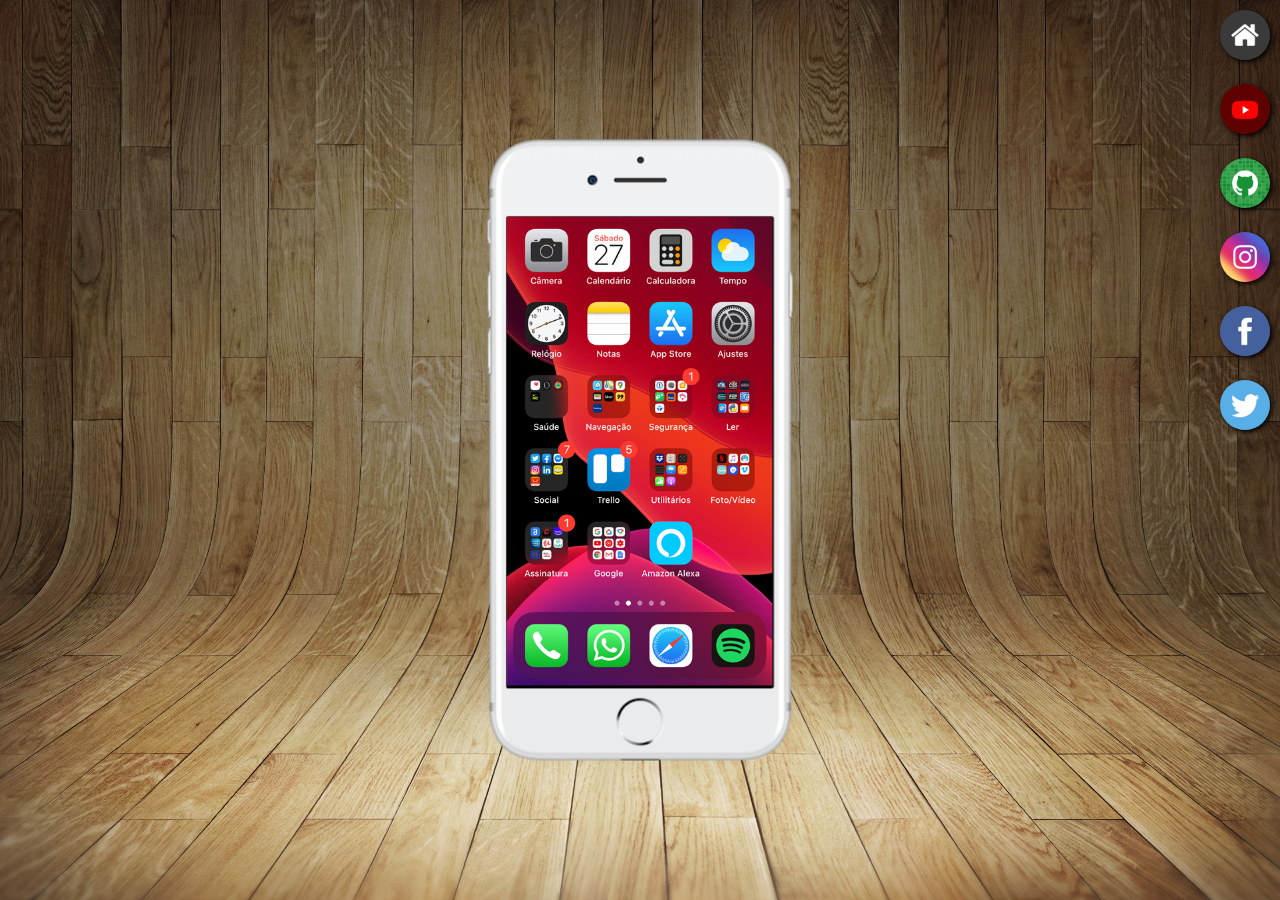
<file: index.html>
<!DOCTYPE html>
<html lang="pt-br">
<head>
    <meta charset="UTF-8">
    <meta name="viewport" content="width=device-width, initial-scale=1.0">
    <title>Projeto Redes Sociais</title>
    <link rel="shortcut icon" href="favicon.ico" type="image/x-icon">
    <link rel="stylesheet" href="estilos/style.css">
</head>
<body>
    <main>
        <section id="telefone">
            <iframe src="home.html" frameborder="0" name="tela" id="tela"></iframe>
        </section>
        <section id="icons">
            <a href="home.html" target="tela"><img src="imagens/logo-home.jpg" alt=""></a><br>
            <a href="ytb.html" target="tela"><img src="imagens/logo-youtube.jpg" alt=""></a><br>
            <a href="gh.html" target="tela"><img src="imagens/logo-github.jpg" alt=""></a><br>
            <a href="insta.html" target="tela"><img src="imagens/logo-instagram.jpg" alt=""></a><br>
            <a href="face.html" target="tela"><img src="imagens/logo-facebook.jpg" alt=""></a><br>
            <a href="tt.html" target="tela"><img src="imagens/logo-twitter.jpg" alt=""></a>
        </section>
    </main>
</body>
</html>
</file>
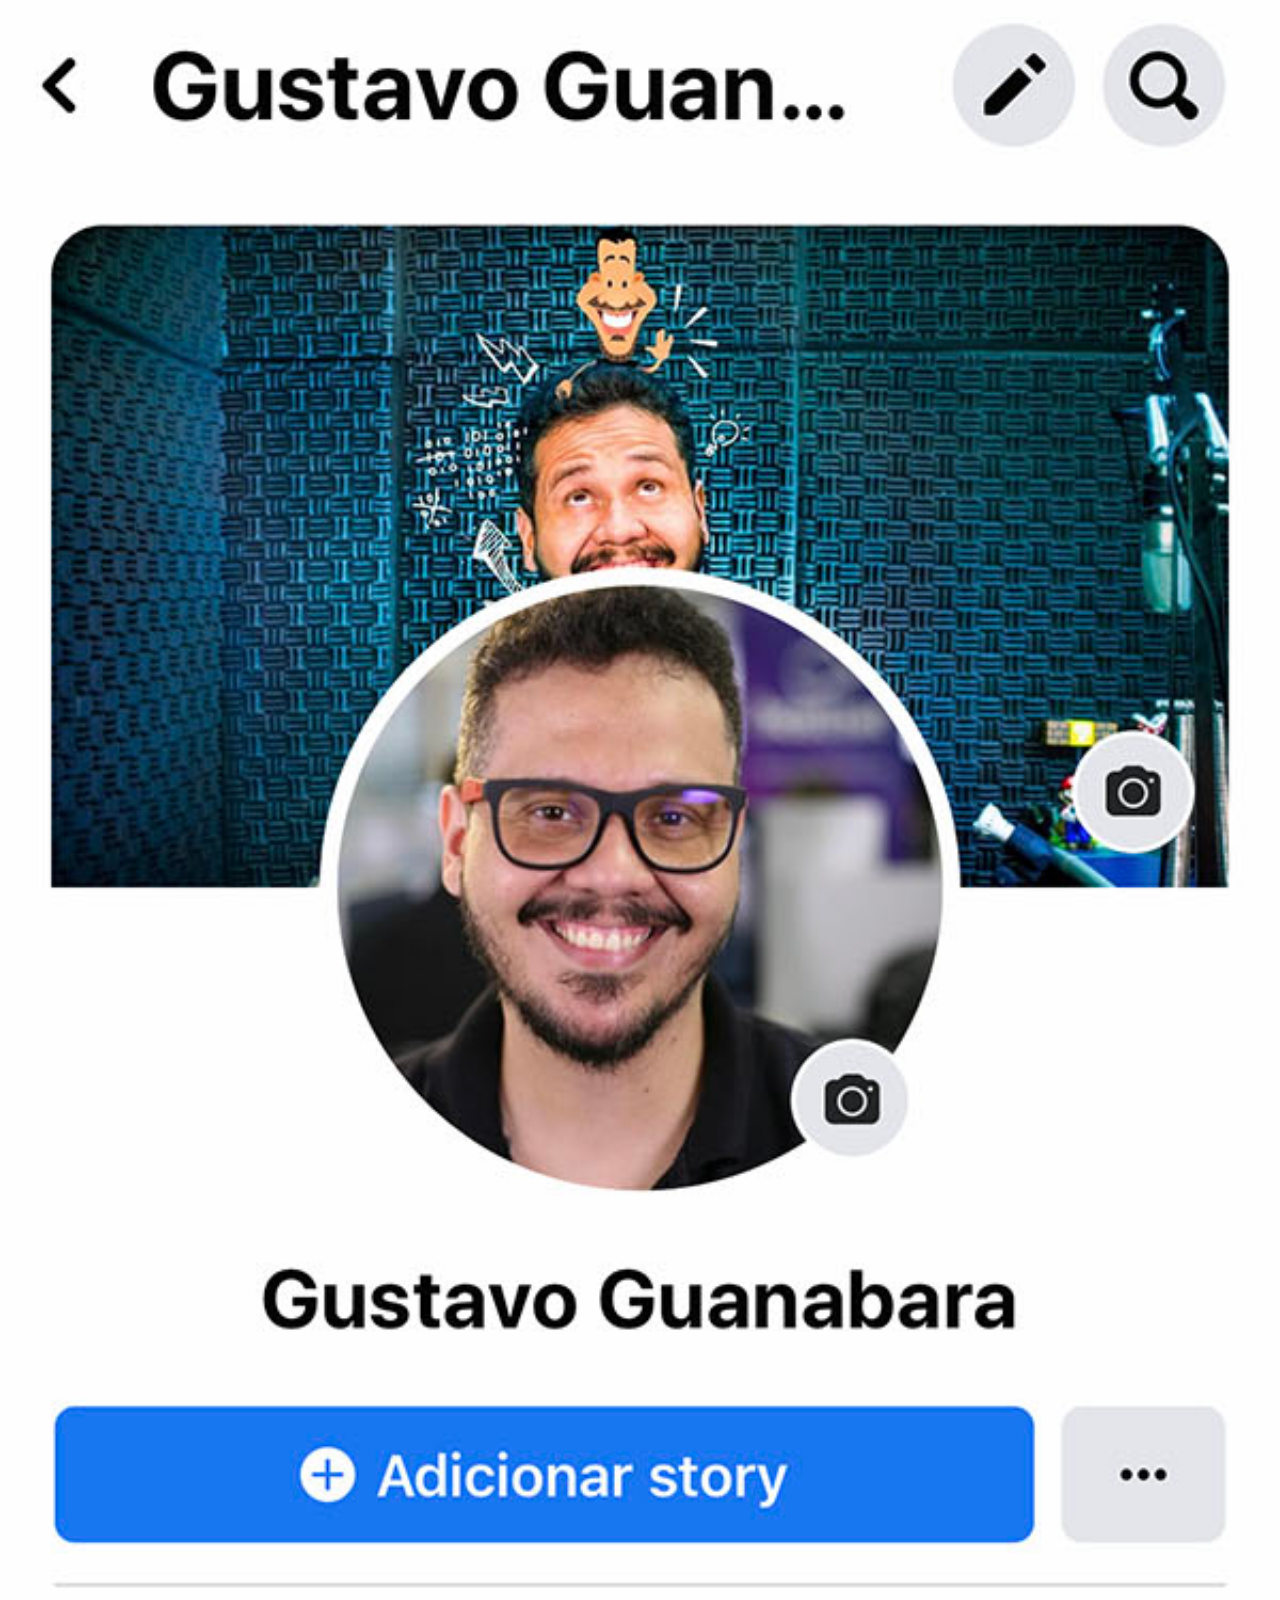
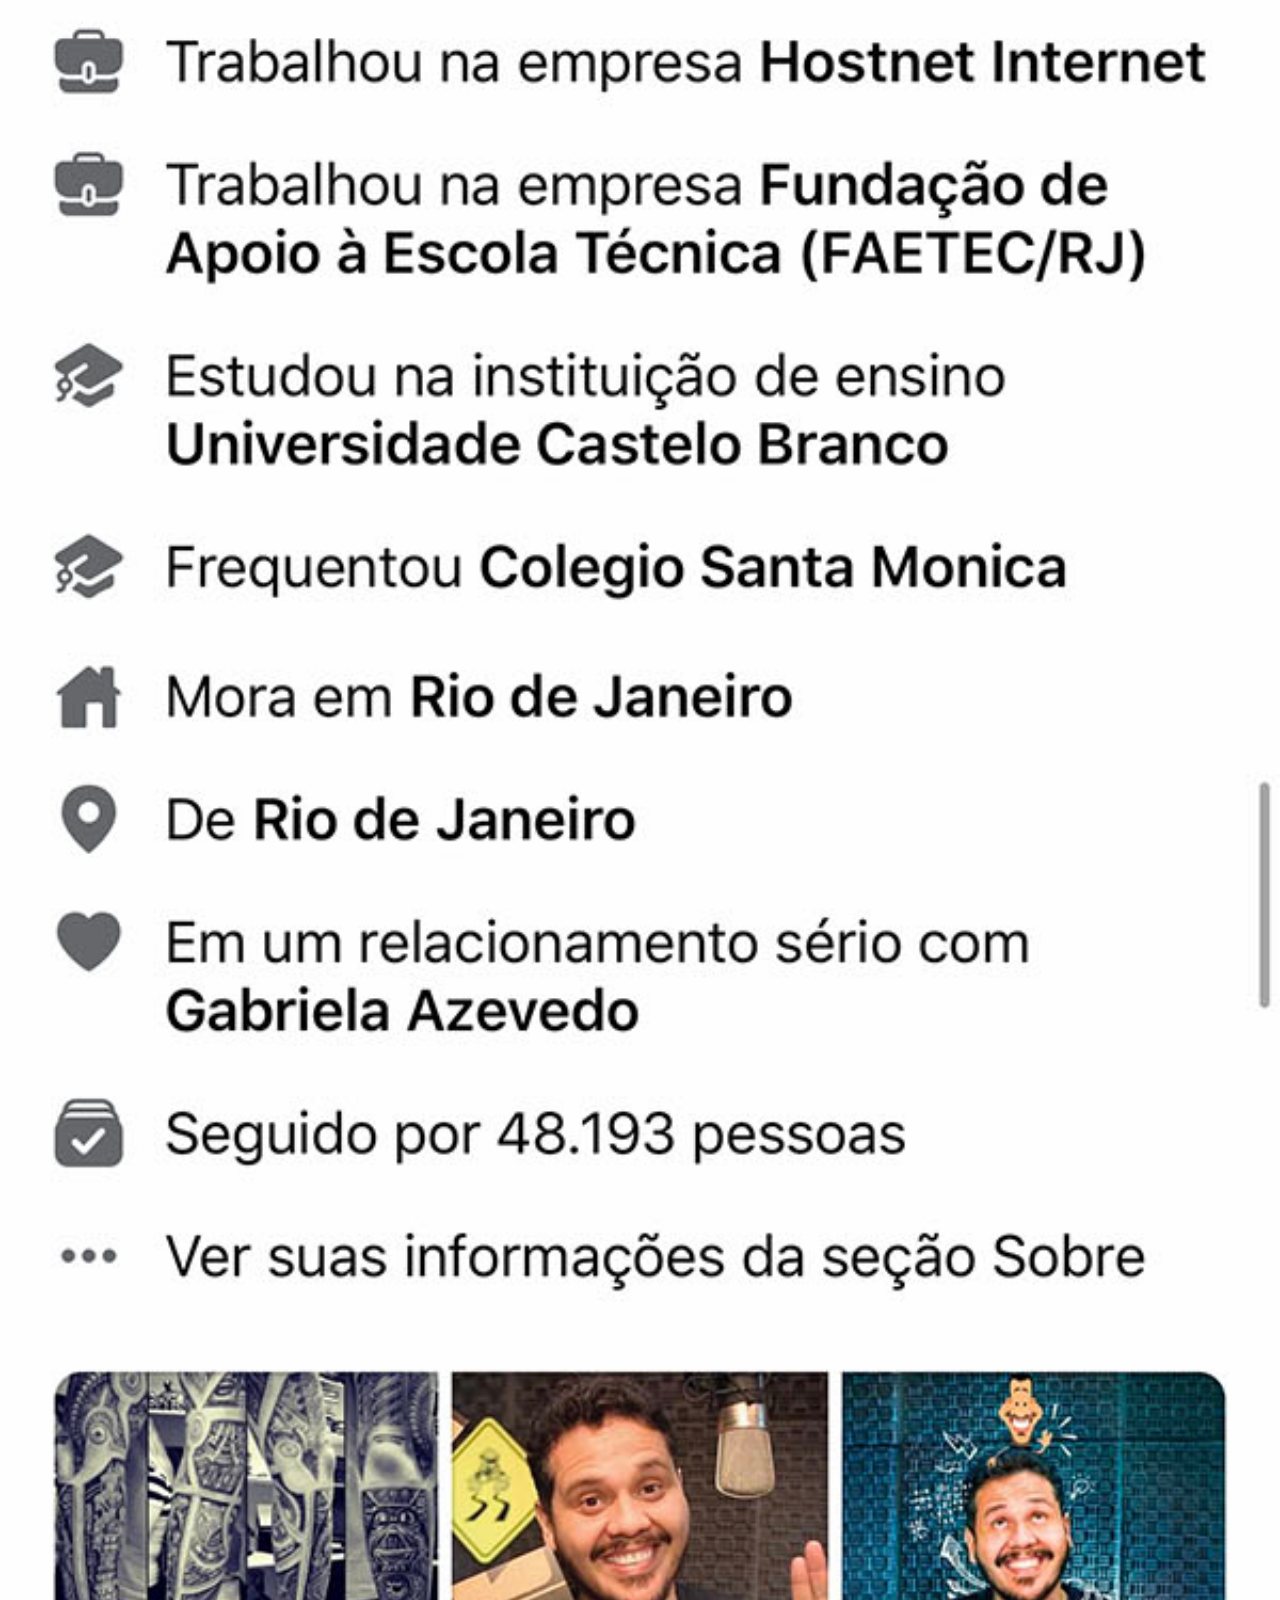
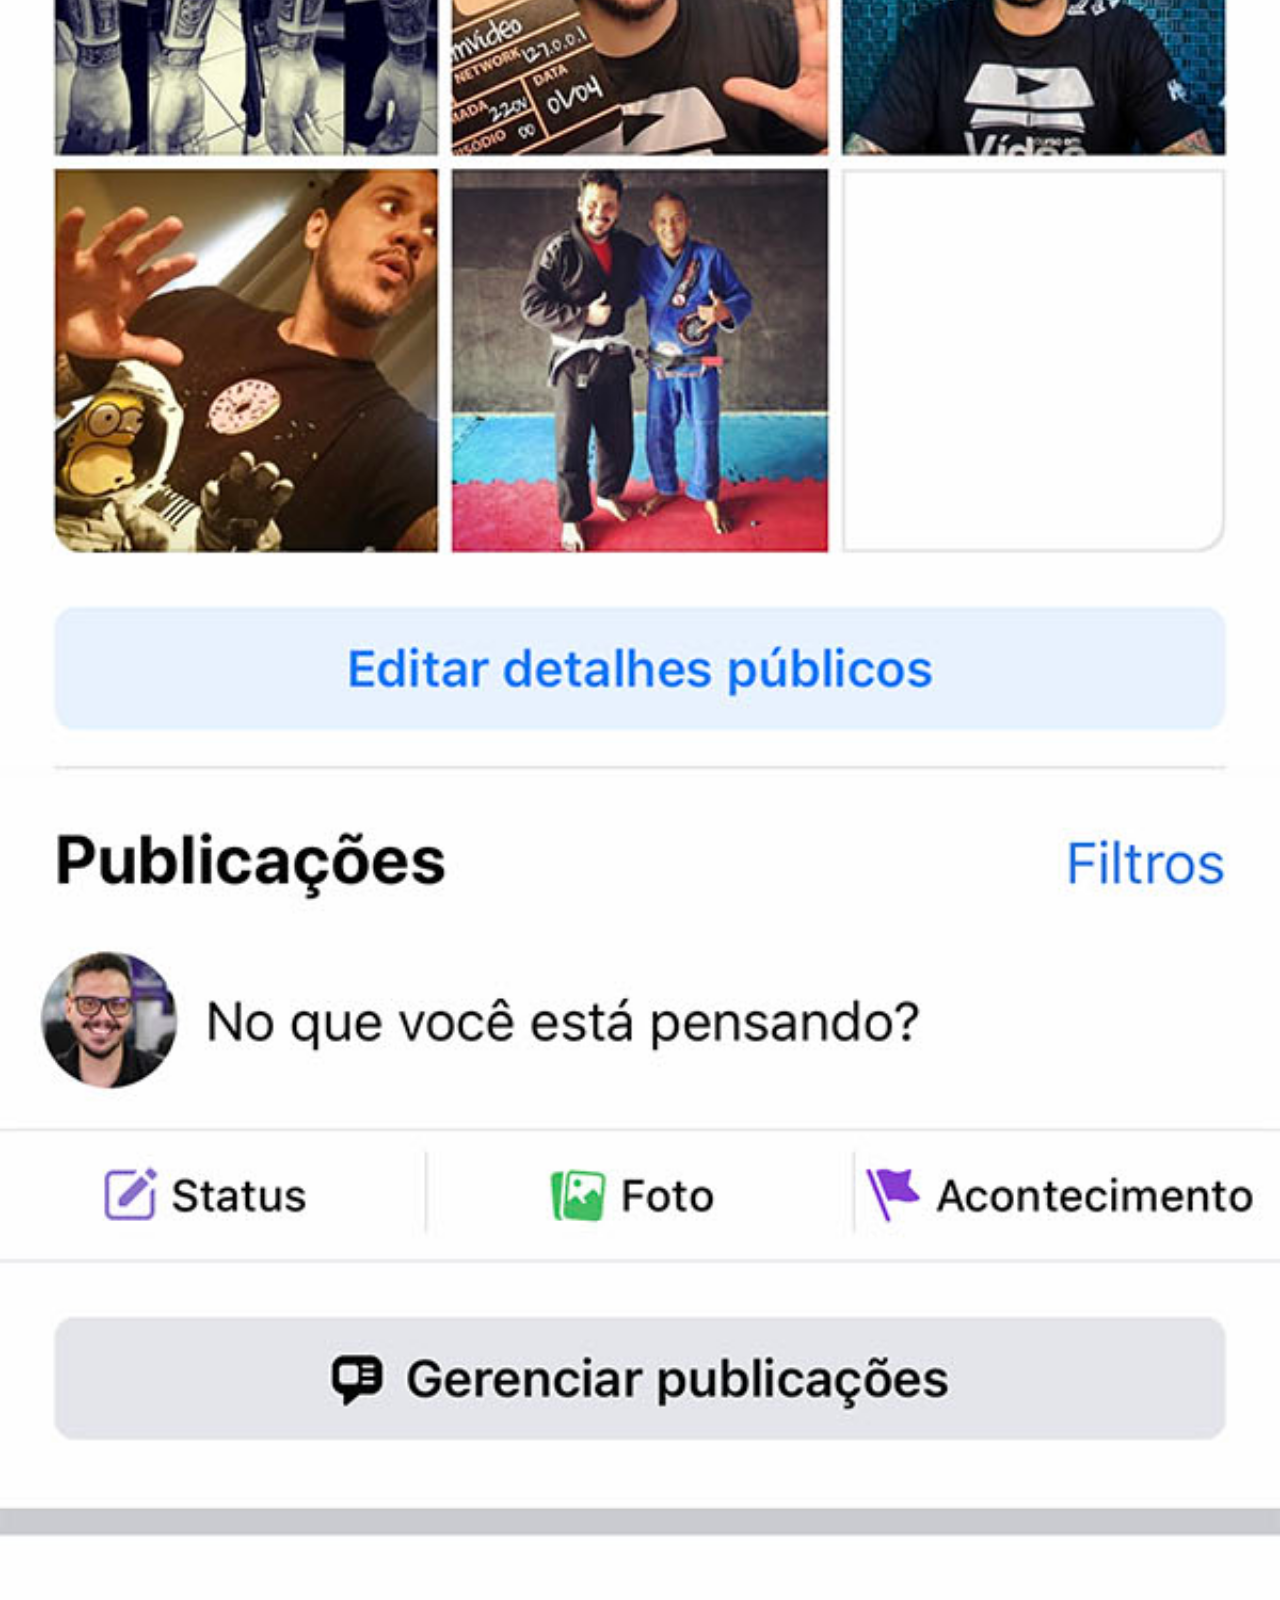
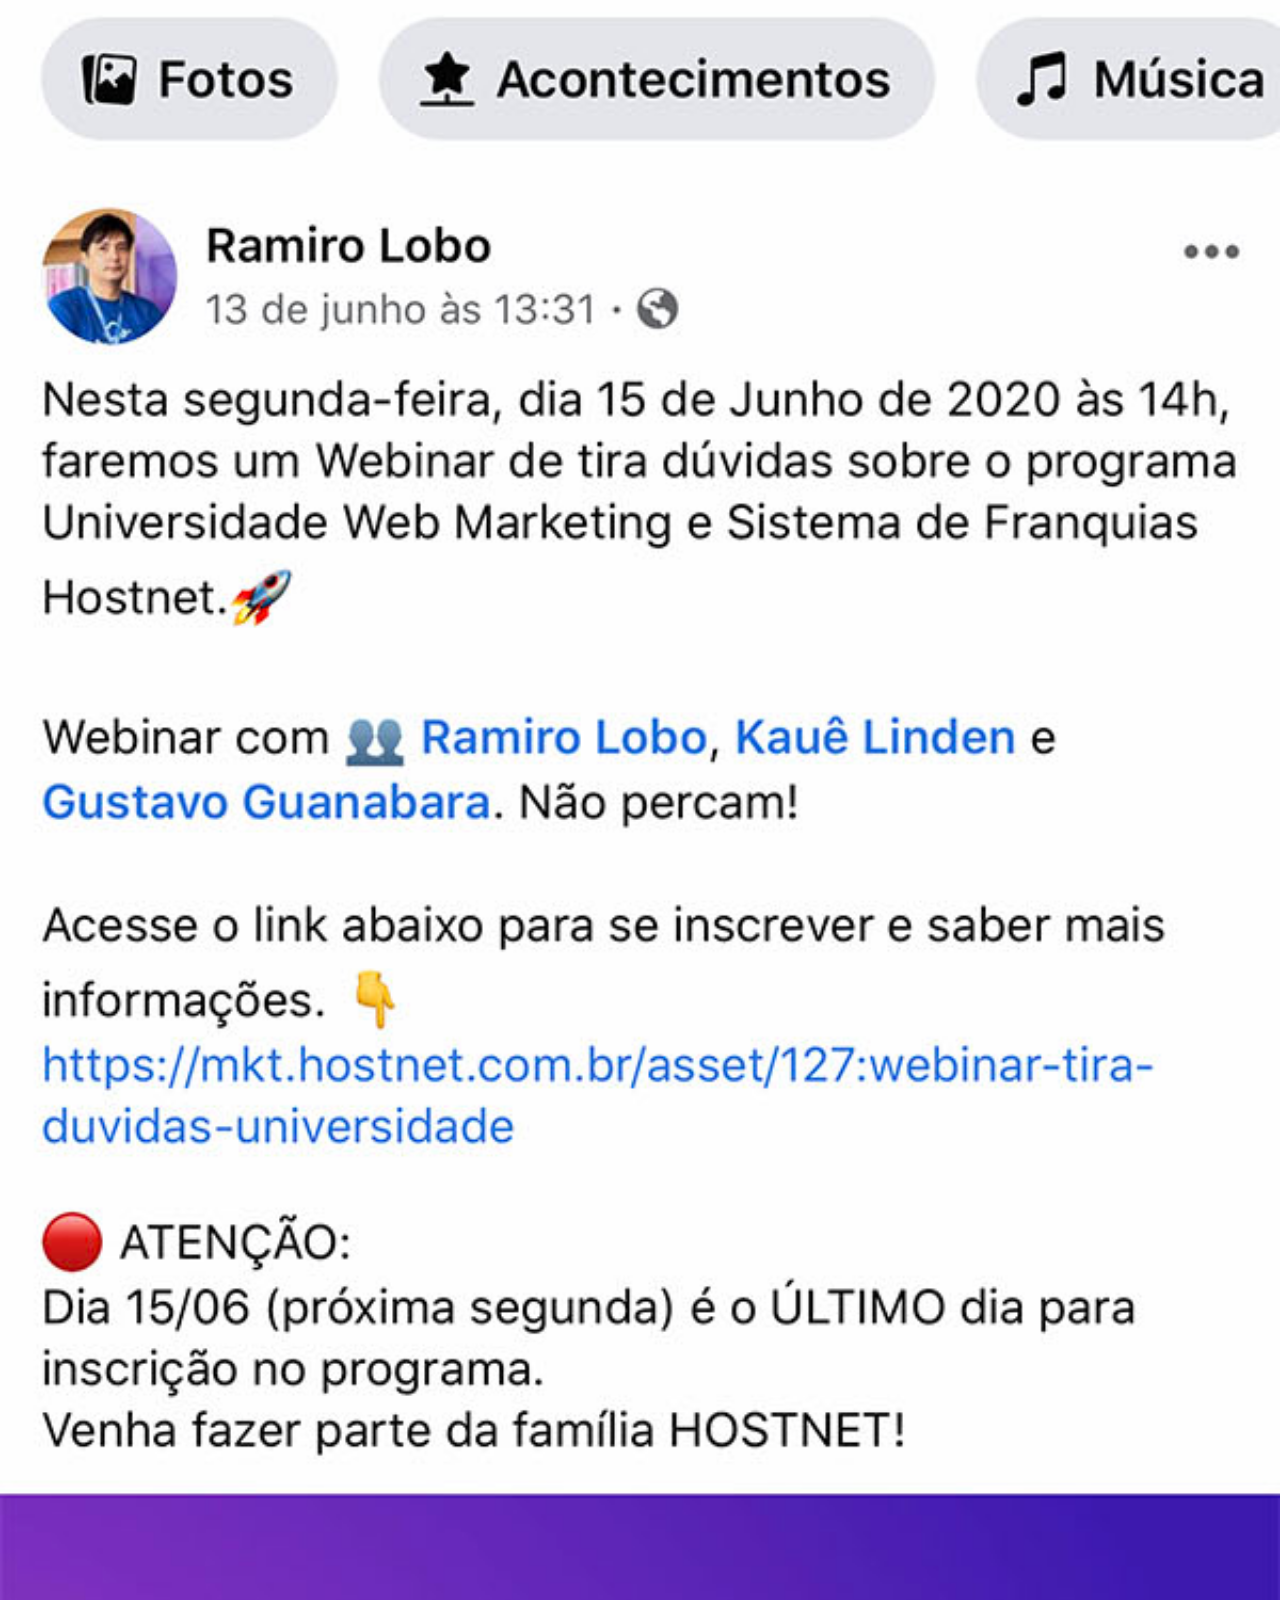
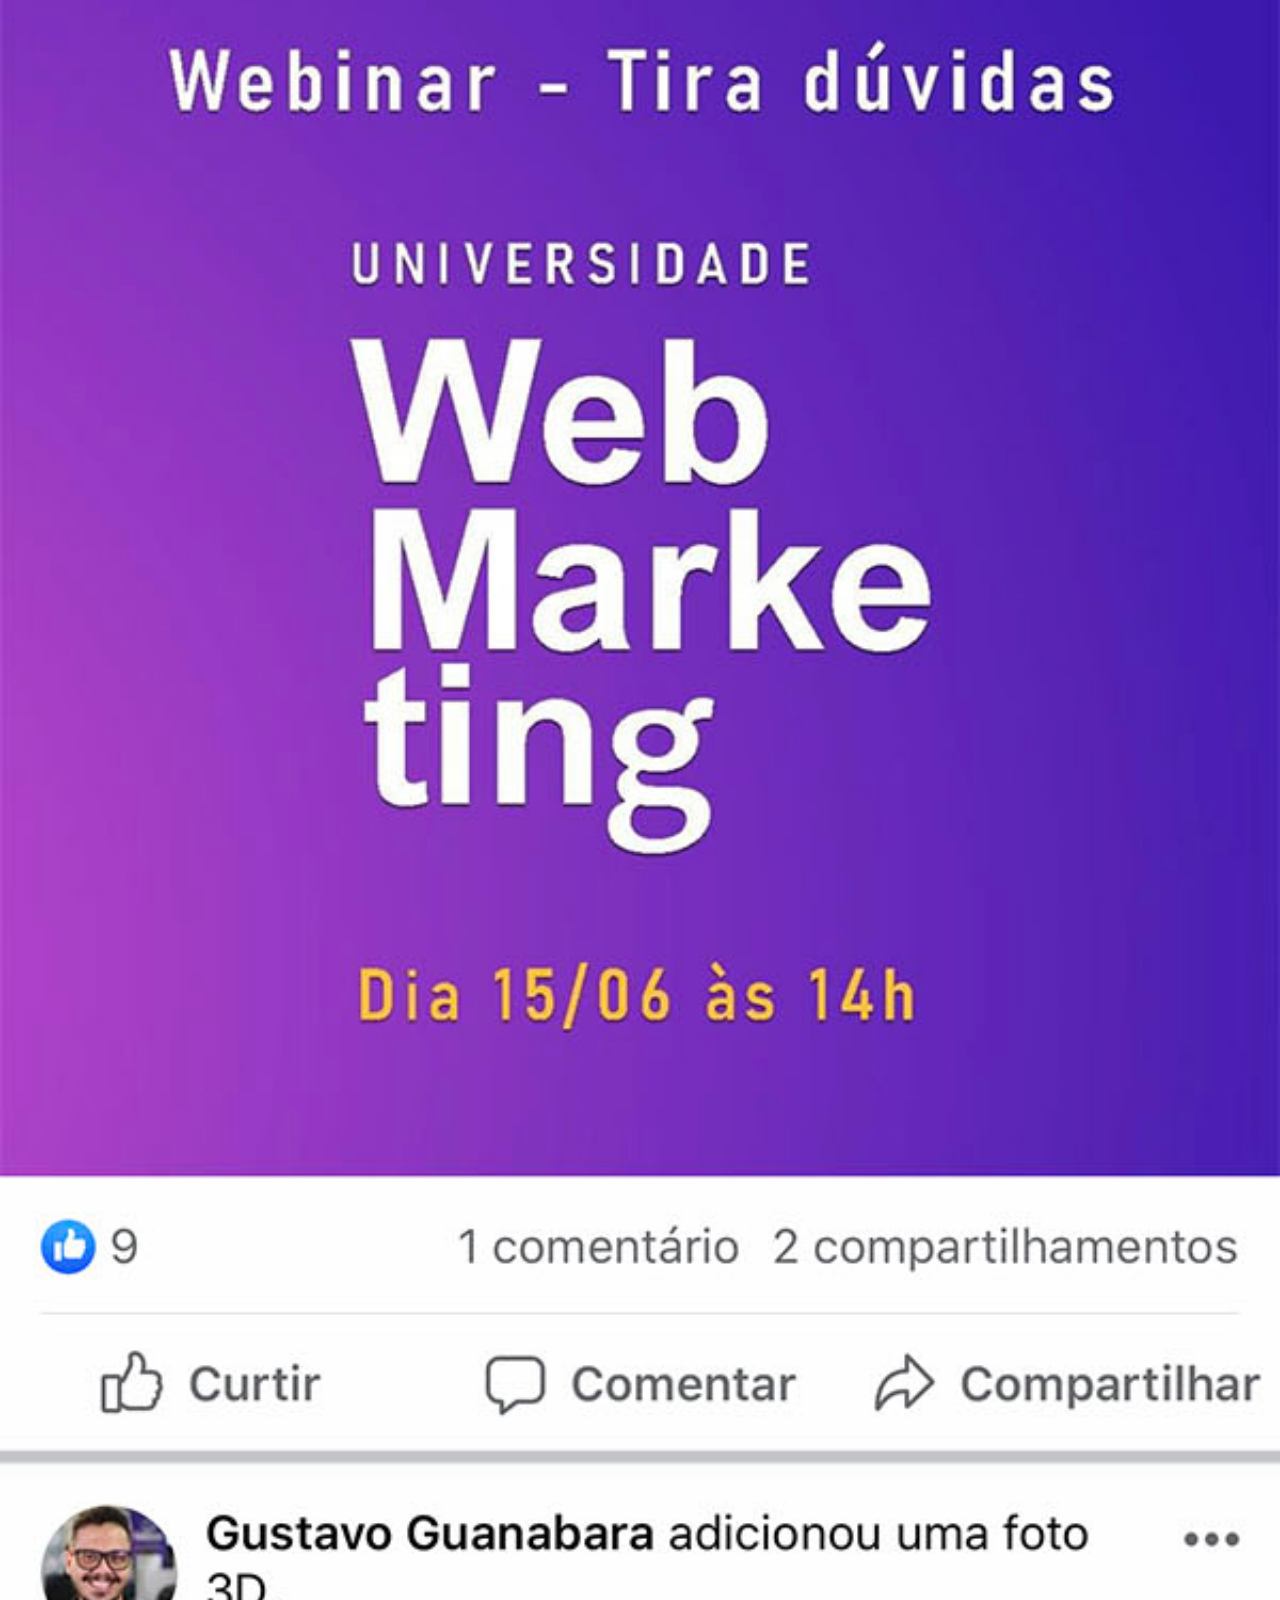
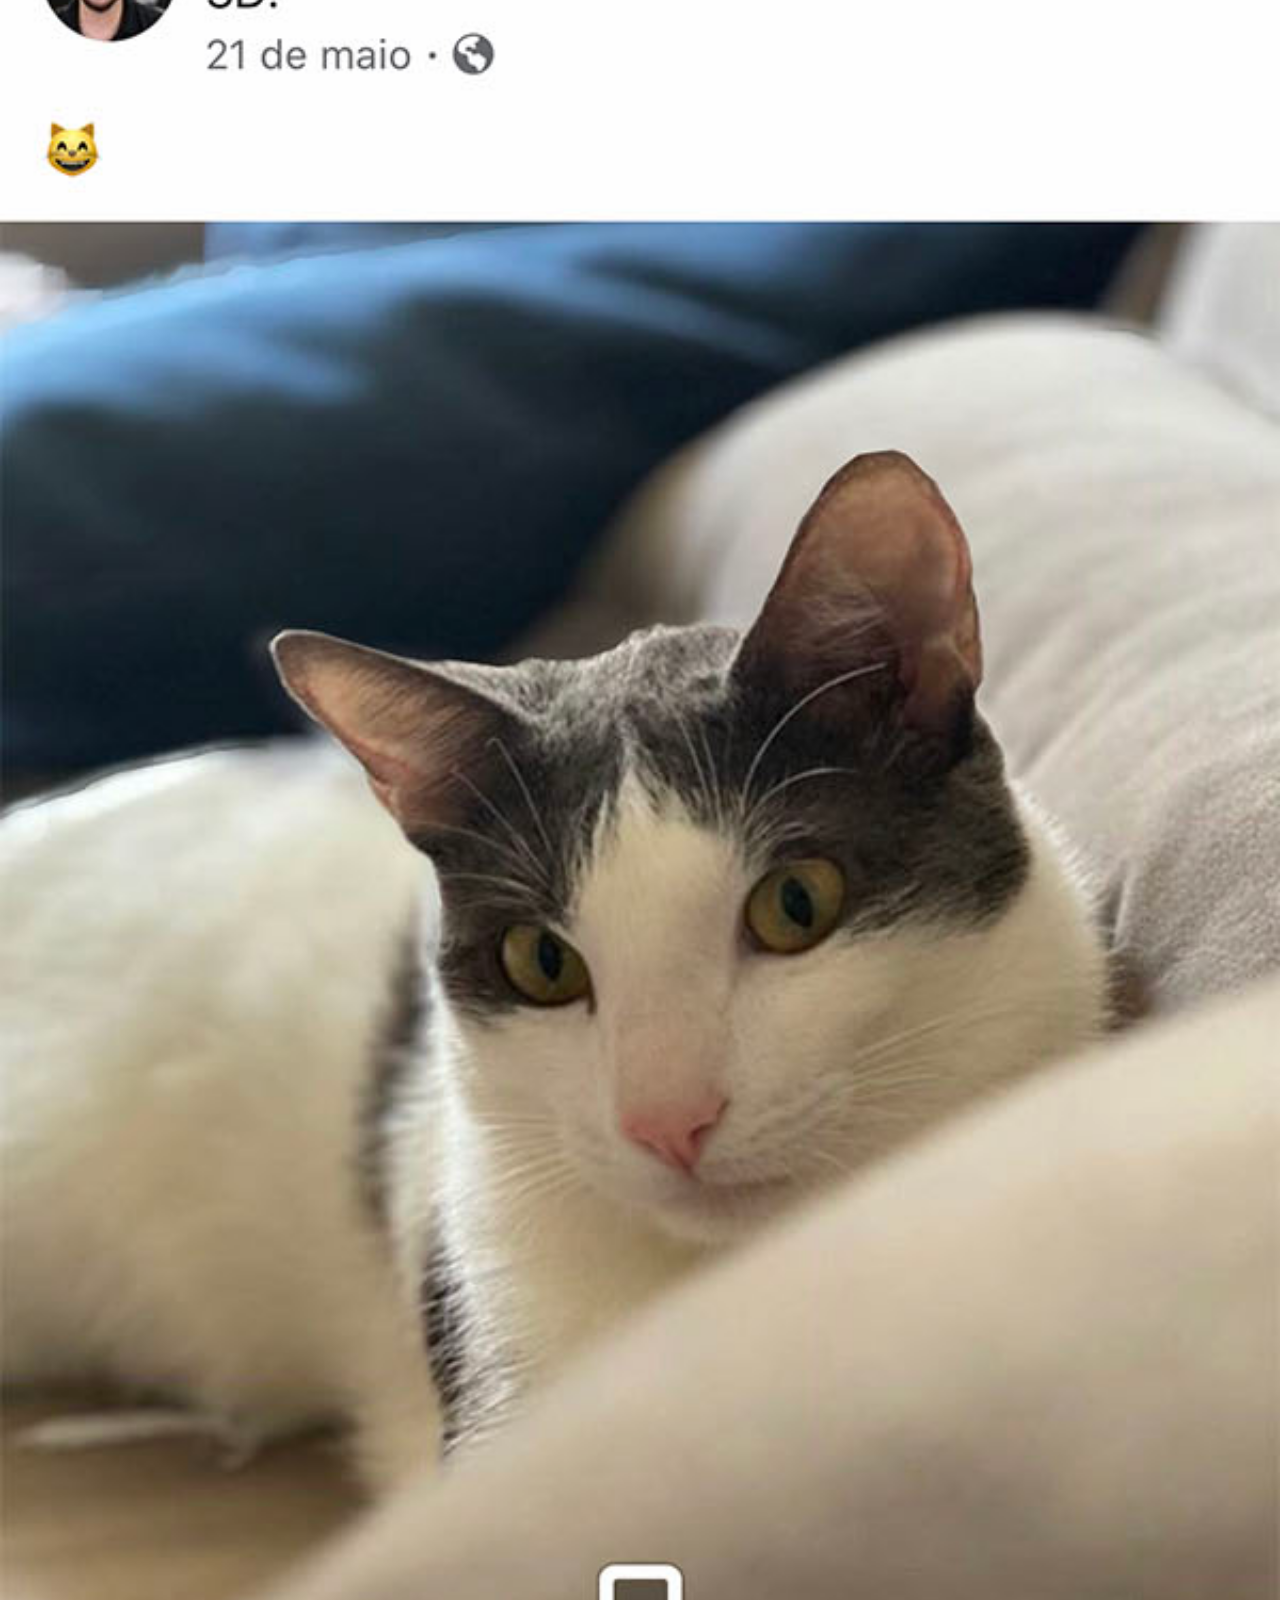
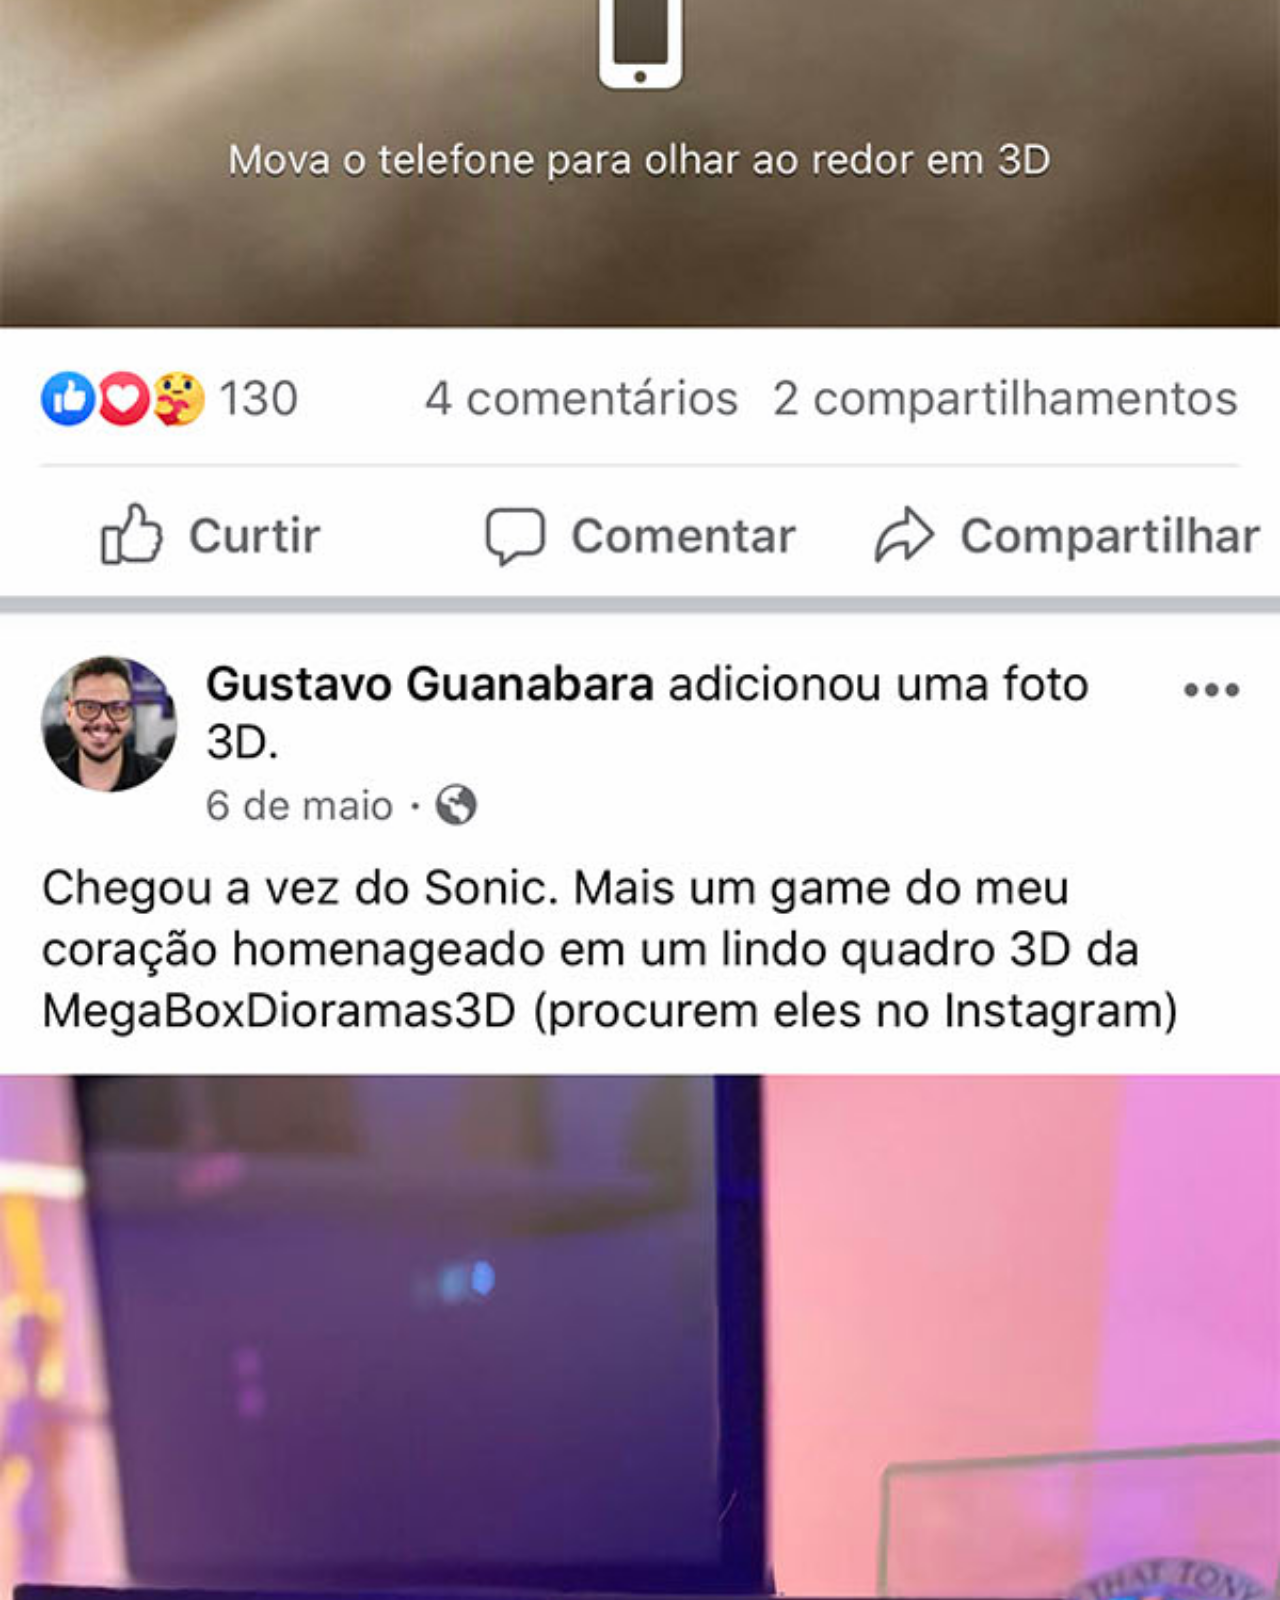
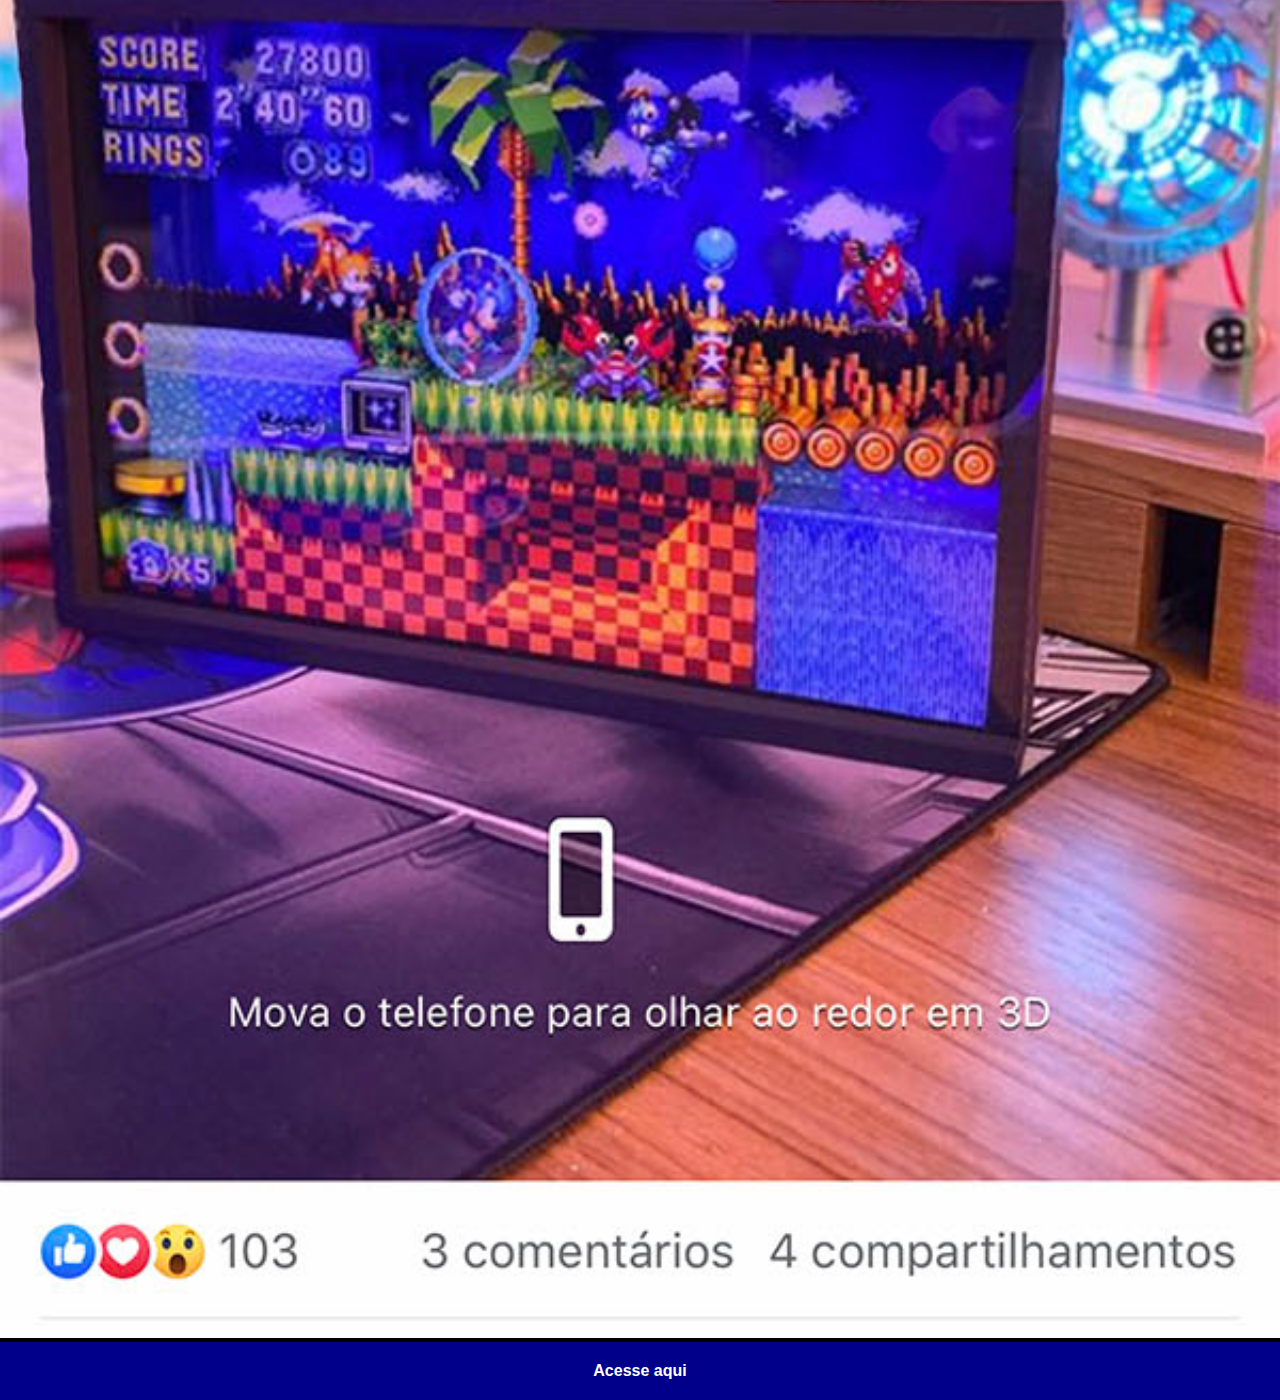
<file: face.html>
<!DOCTYPE html>
<html lang="pt-br">
<head>
    <meta charset="UTF-8">
    <meta name="viewport" content="width=device-width, initial-scale=1.0">
    <title>FaceBook</title>
    <style>
        *{
            margin: 0px;
            padding: 0px;
            font-family: Arial, Helvetica, sans-serif;
            background: black;
            background-size: cover;
        }

        ::-webkit-scrollbar {
            width: 0px;
            height: 0px;
        }

        img {
            width: 100vw;
        }

        a{
            display: block;
            background-color: darkblue;
            color: white;
            padding: 20px;
            text-align: center;
            font-weight: bolder;
            text-decoration: none;
        }
        a:hover{
            background-color: lightblue;
        }
    </style>
</head>
<body>
    <img src="imagens/tela-facebook.jpg" alt="YouTube">
    <a href="https://www.facebook.com/?locale=pt_BR" target="_blank">Acesse aqui</a>
</body>
</html>
</file>
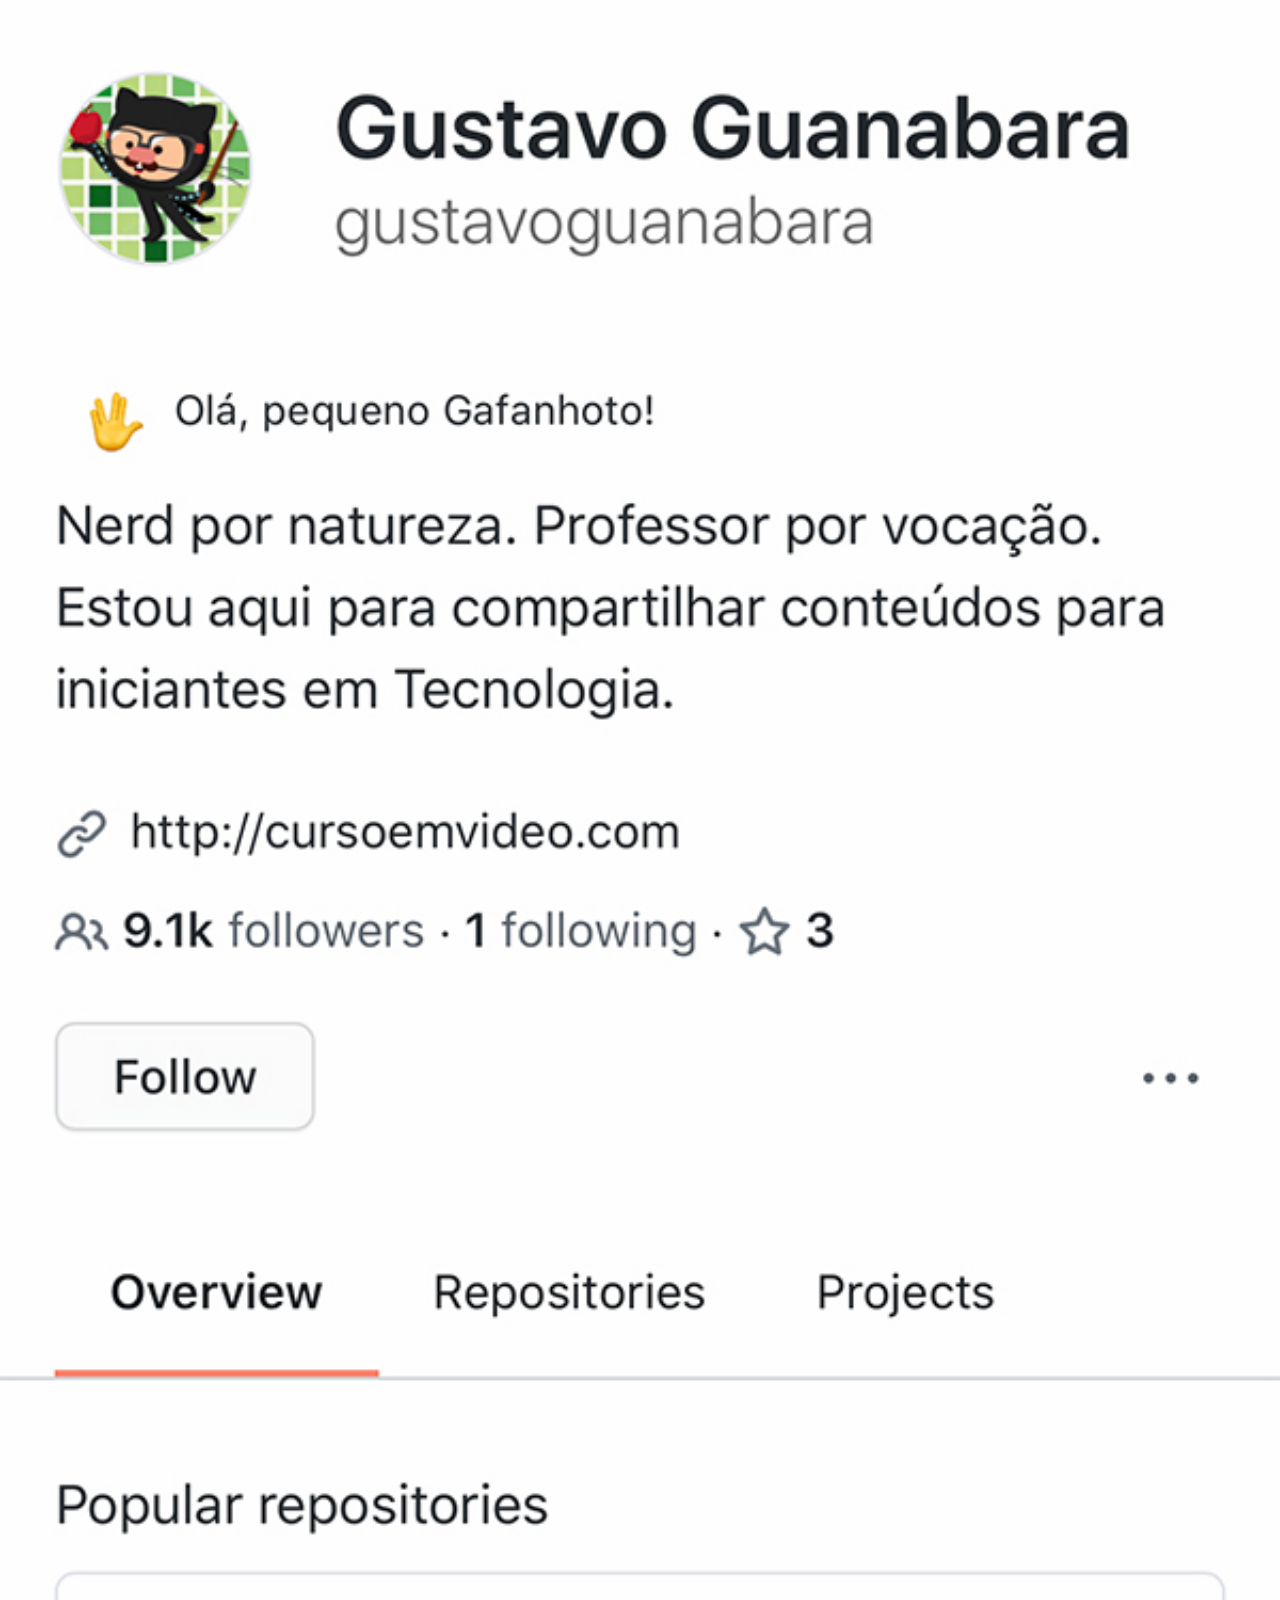
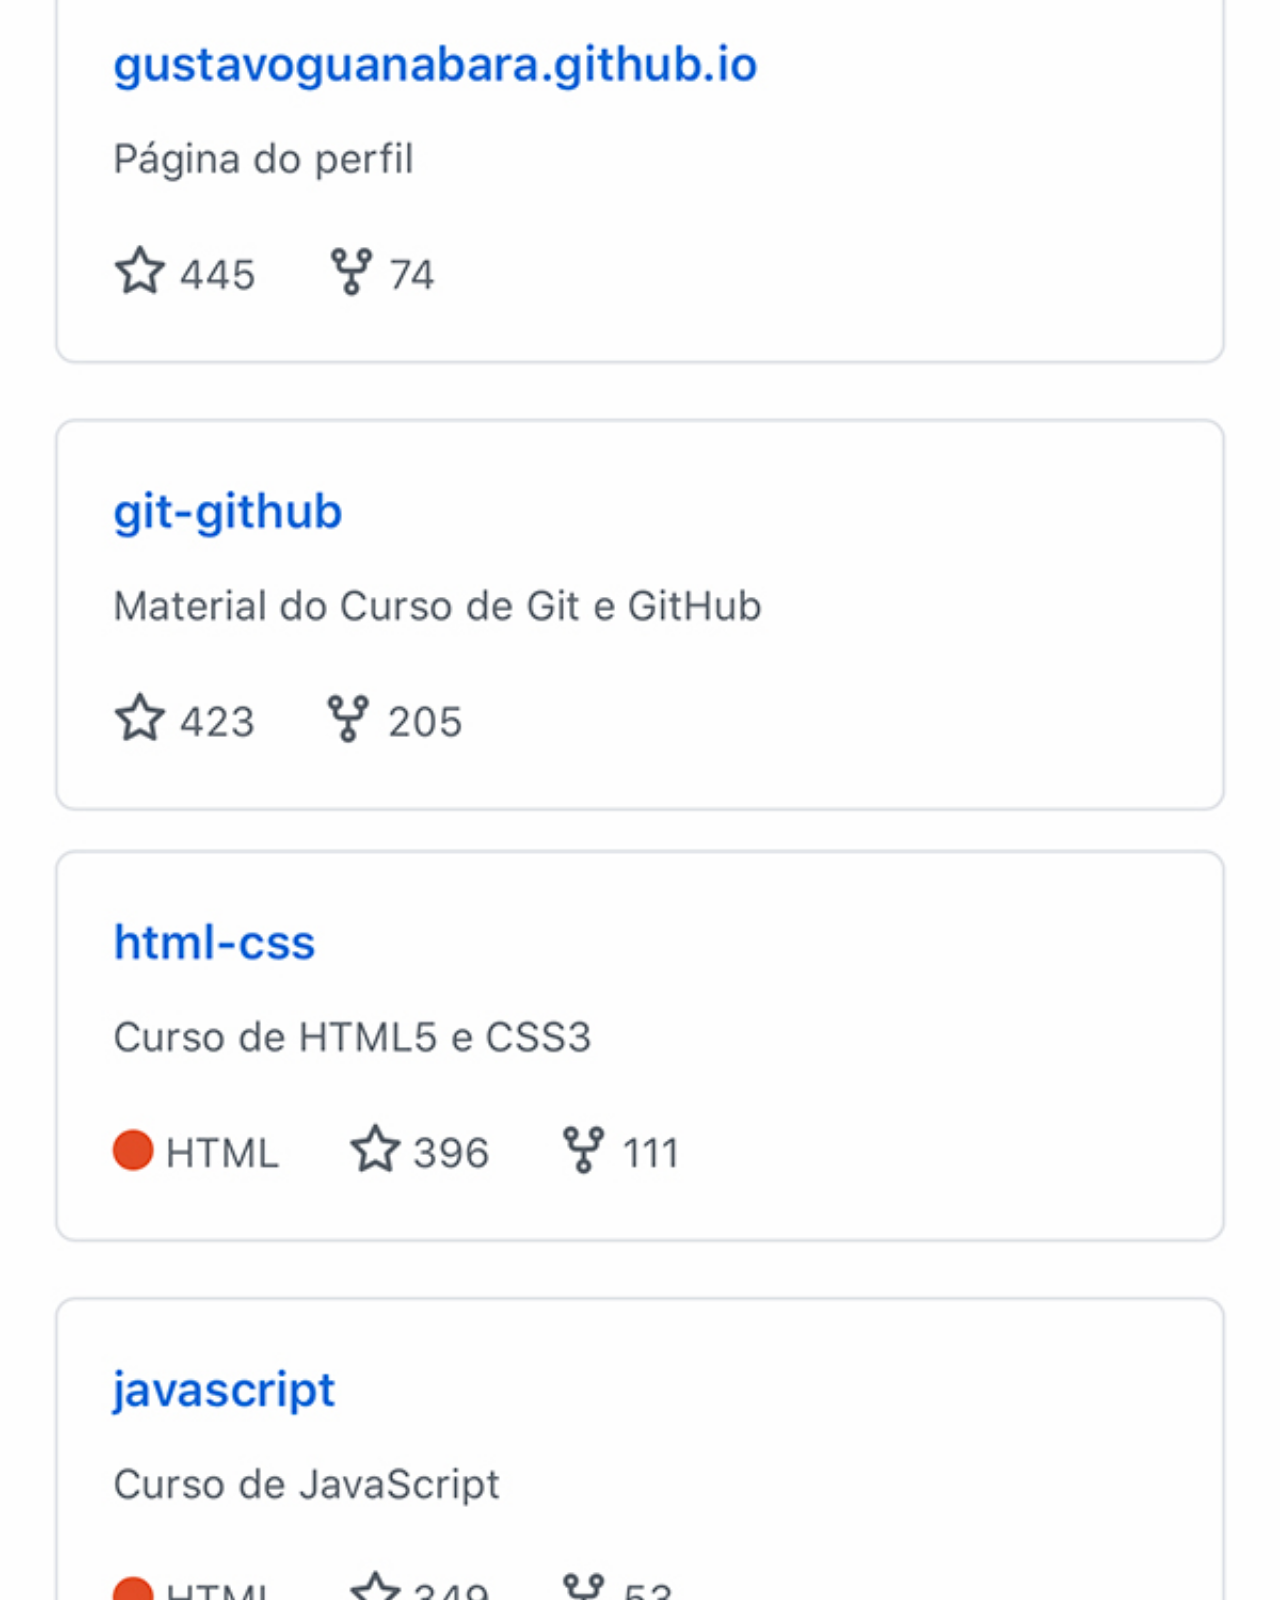
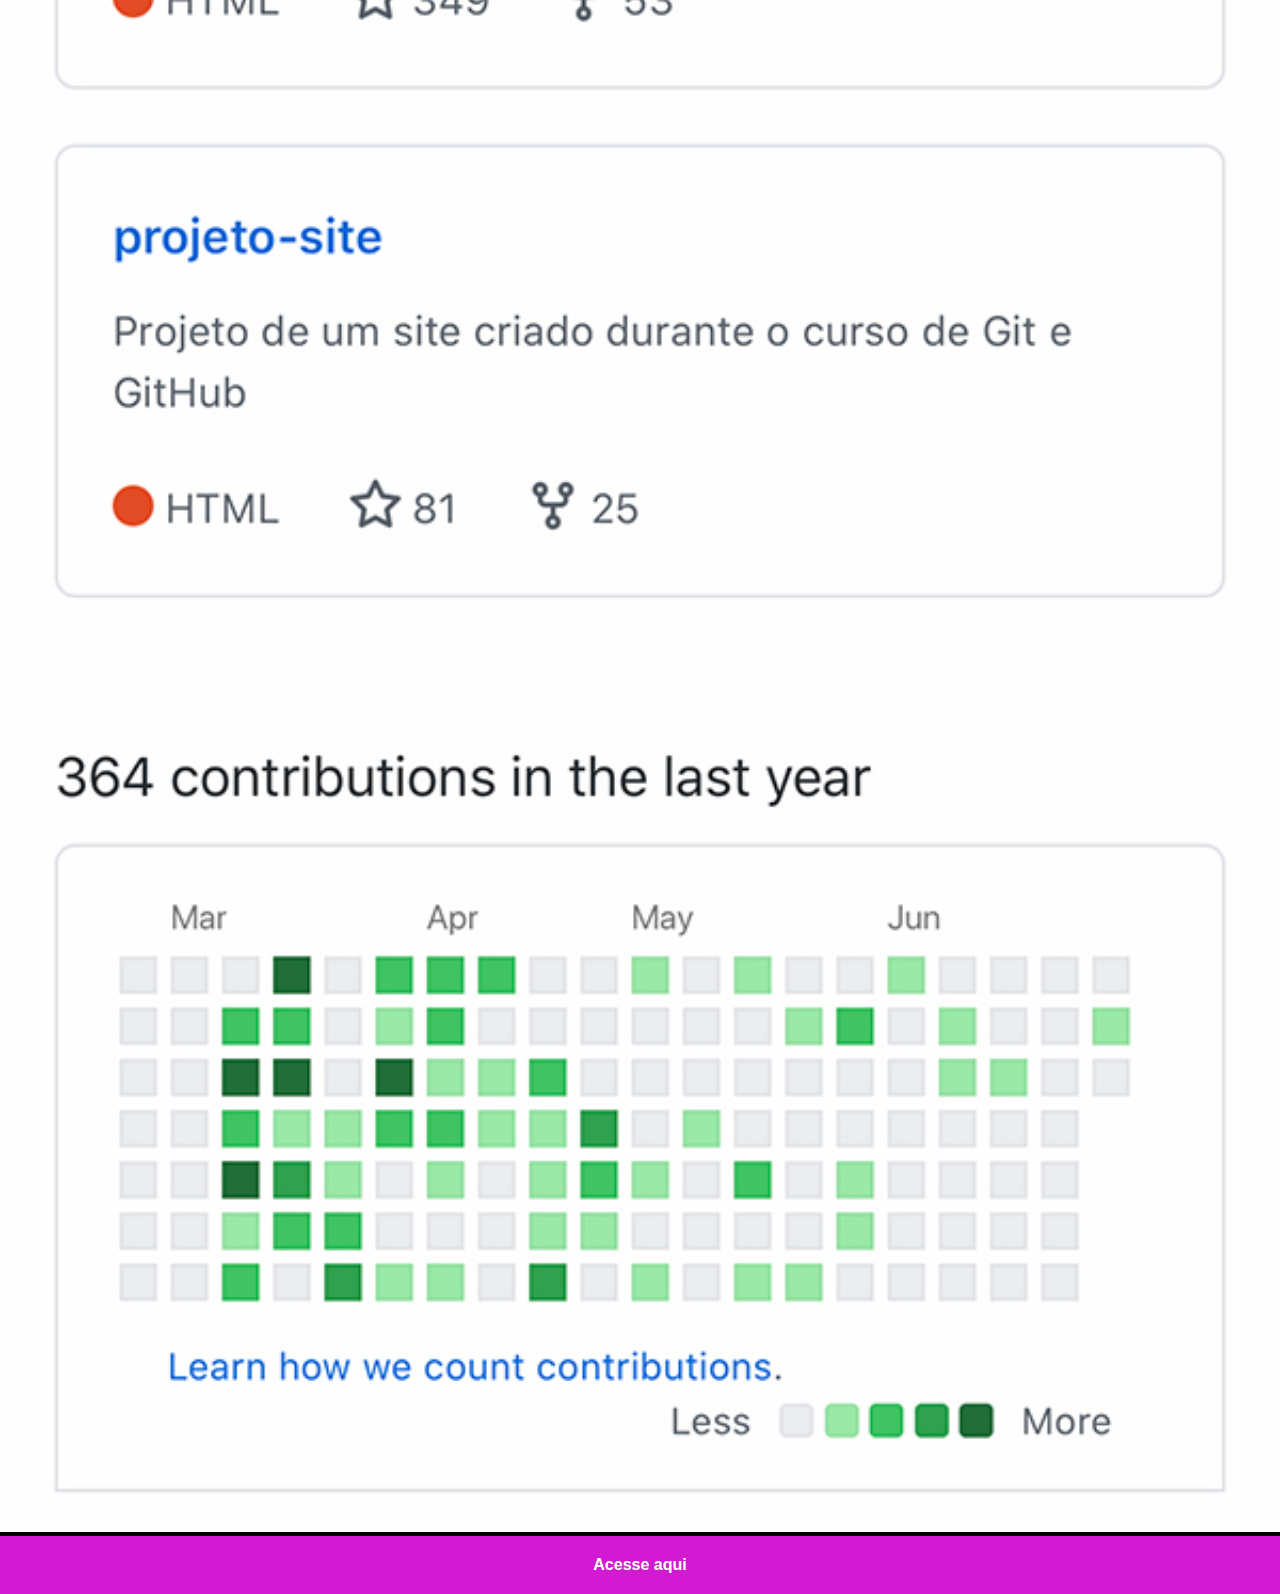
<file: gh.html>
<!DOCTYPE html>
<html lang="pt-br">
<head>
    <meta charset="UTF-8">
    <meta name="viewport" content="width=device-width, initial-scale=1.0">
    <title>GitHub</title>
    <style>
        *{
            margin: 0px;
            padding: 0px;
            font-family: Arial, Helvetica, sans-serif;
            background: black;
            background-size: cover;
        }

        ::-webkit-scrollbar {
            width: 0px;
            height: 0px;
        }

        img {
            width: 100vw;
        }

        a{
            display: block;
            background-color: rgb(211, 26, 211);
            color: white;
            padding: 20px;
            text-align: center;
            font-weight: bolder;
            text-decoration: none;
        }
        a:hover{
            background-color: purple;
        }
    </style>
</head>
<body>
    <img src="imagens/tela-github.jpg" alt="GitHub">
    <a href="https://github.com/Feliphe-Souza" target="_blank">Acesse aqui</a>
</body>
</html>
</file>
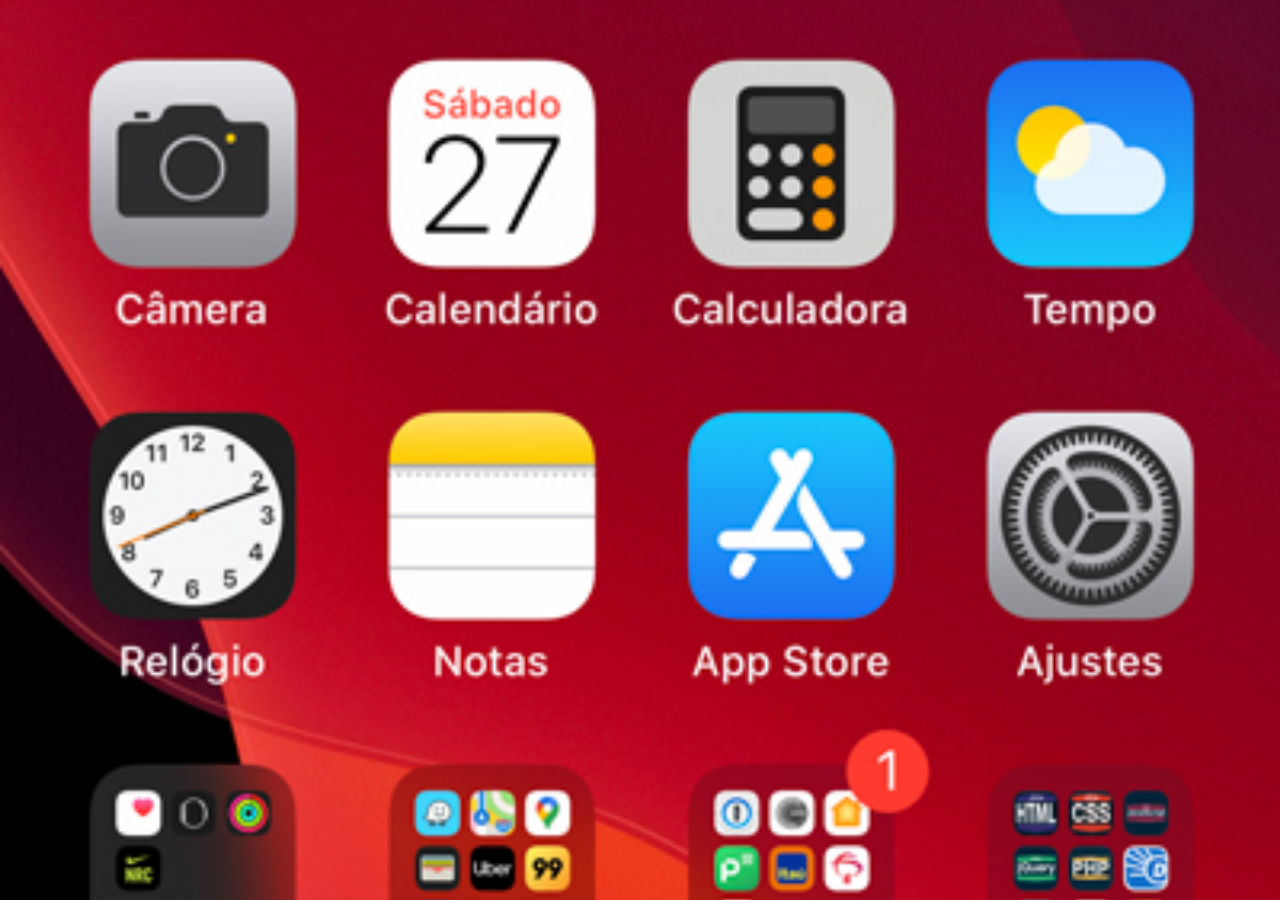
<file: home.html>
<!DOCTYPE html>
<html lang="pt-br">
<head>
    <meta charset="UTF-8">
    <meta name="viewport" content="width=device-width, initial-scale=1.0">
    <title>Home</title>
    <style>
        body{
            margin: 0px;
            padding: 0px;
            background: black url('imagens/tela-home.jpg') no-repeat top center;
            background-size: cover;
        }
    </style>
</head>
<body>
    
</body>
</html>
</file>
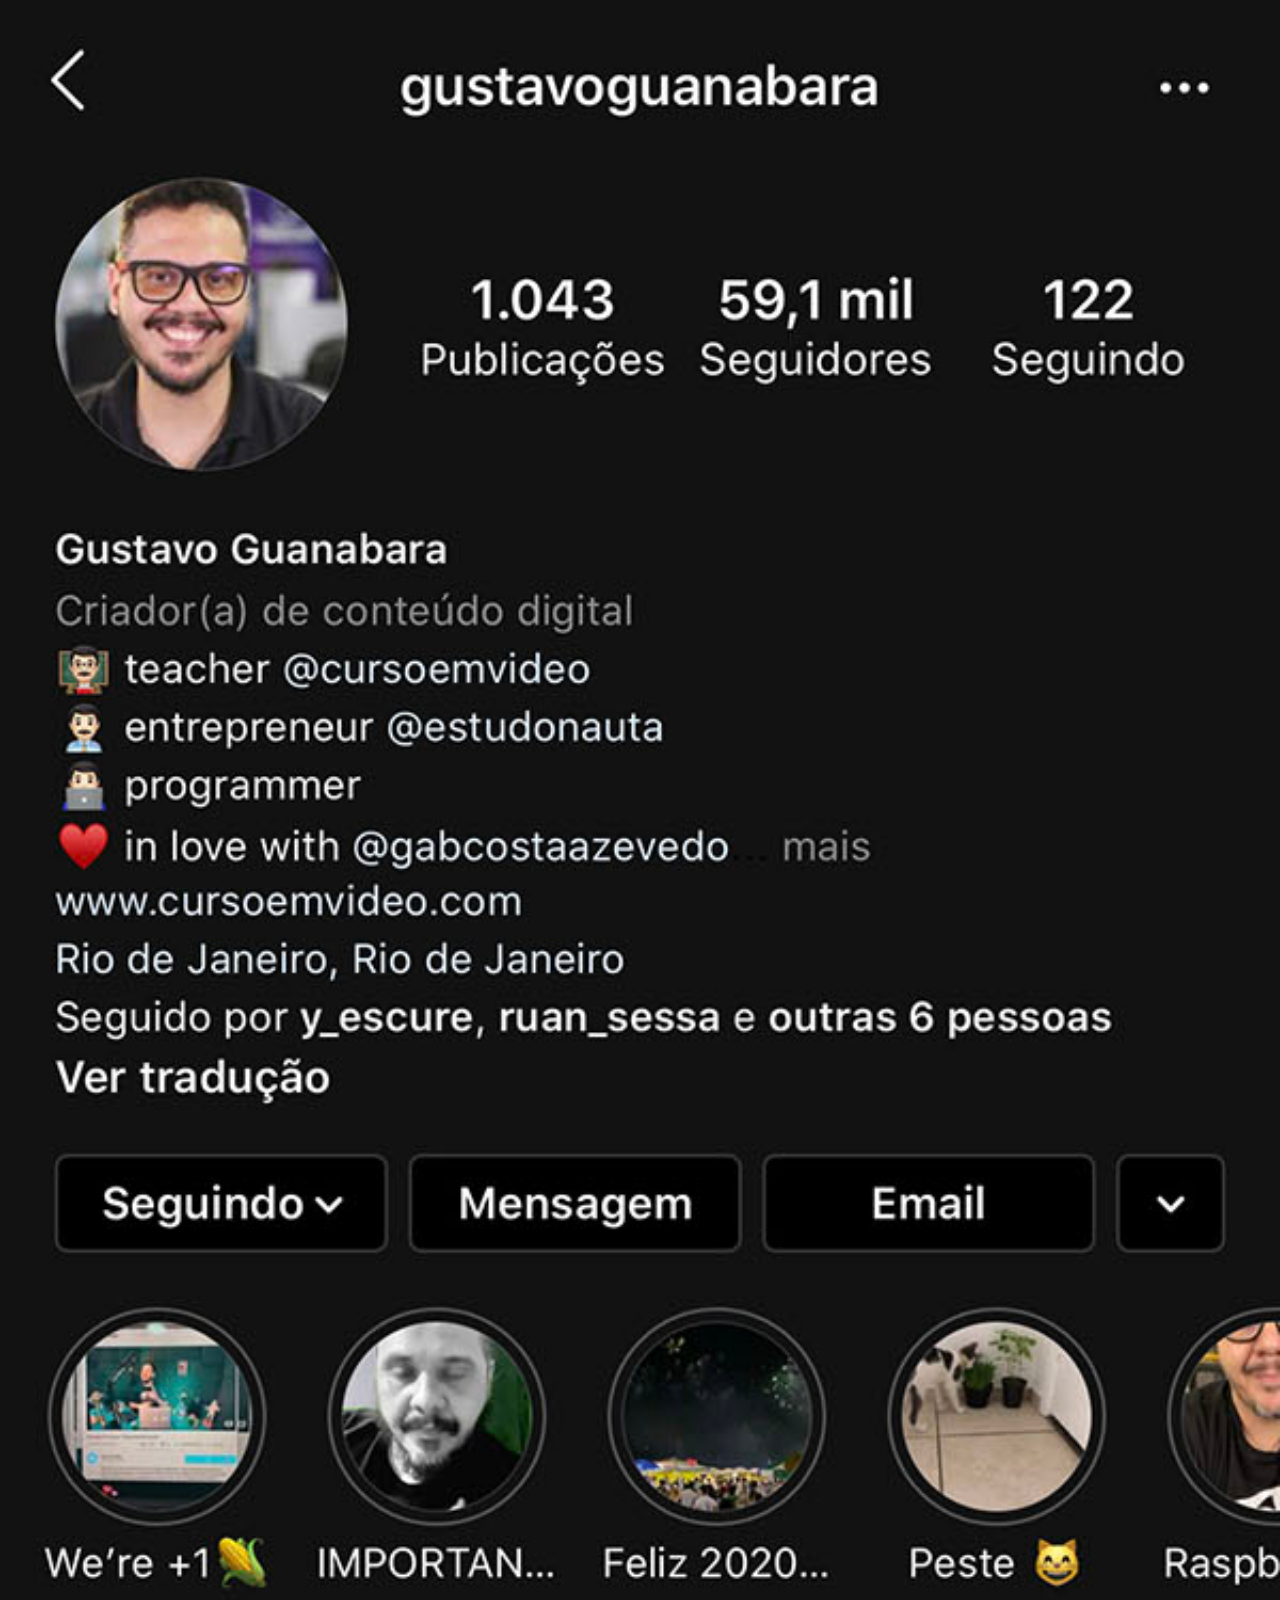
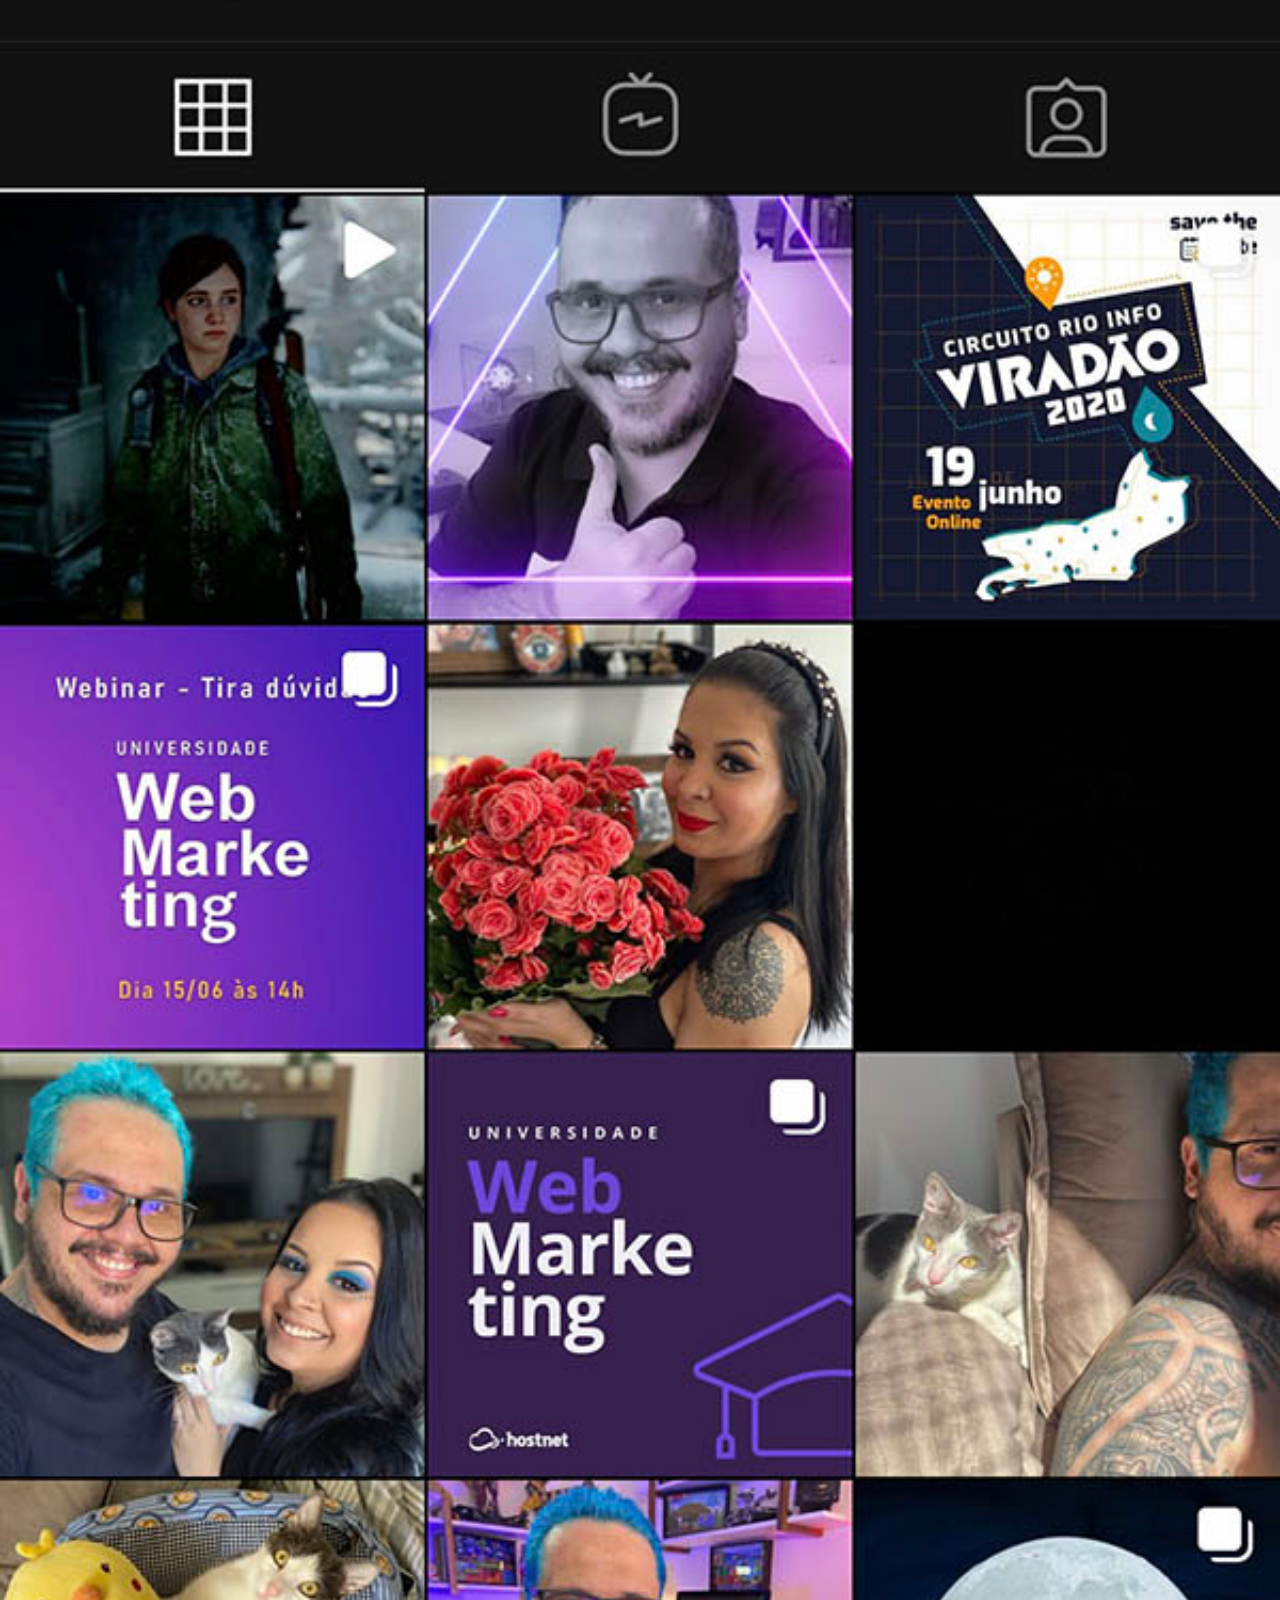
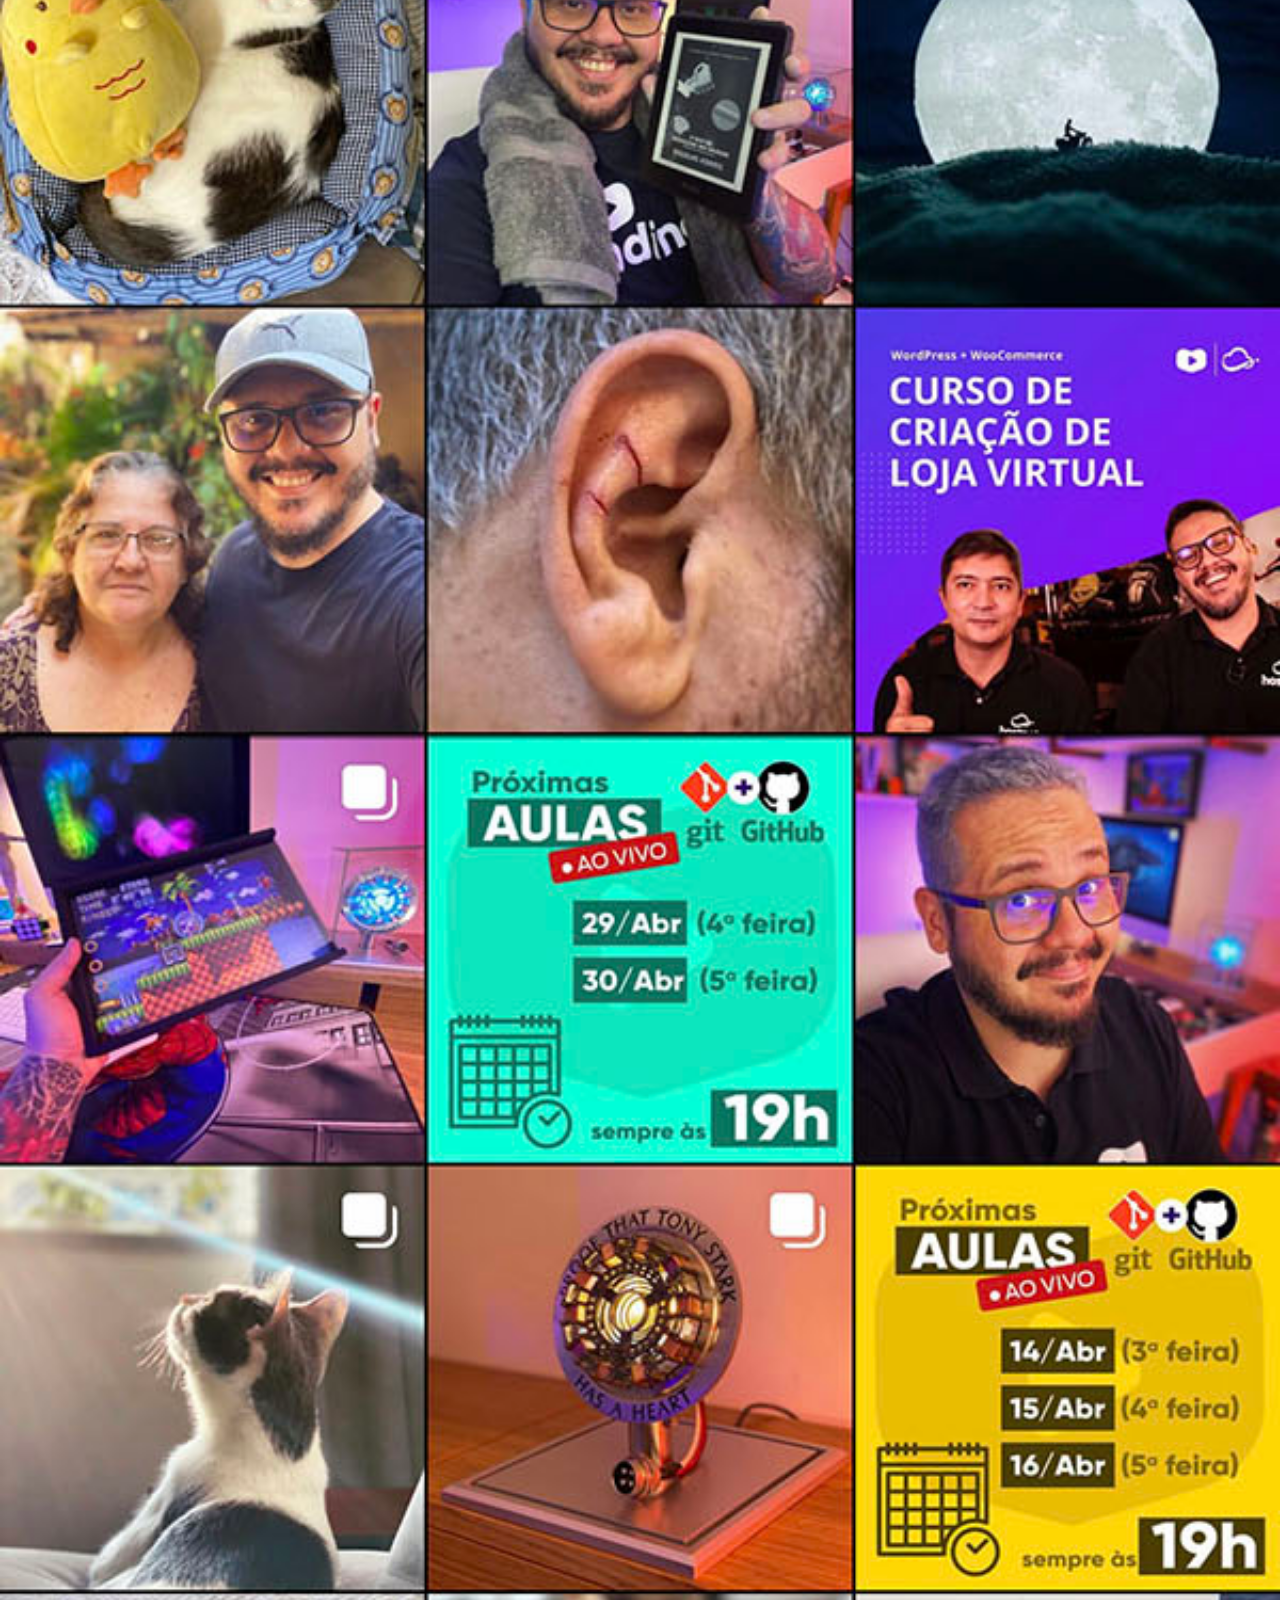
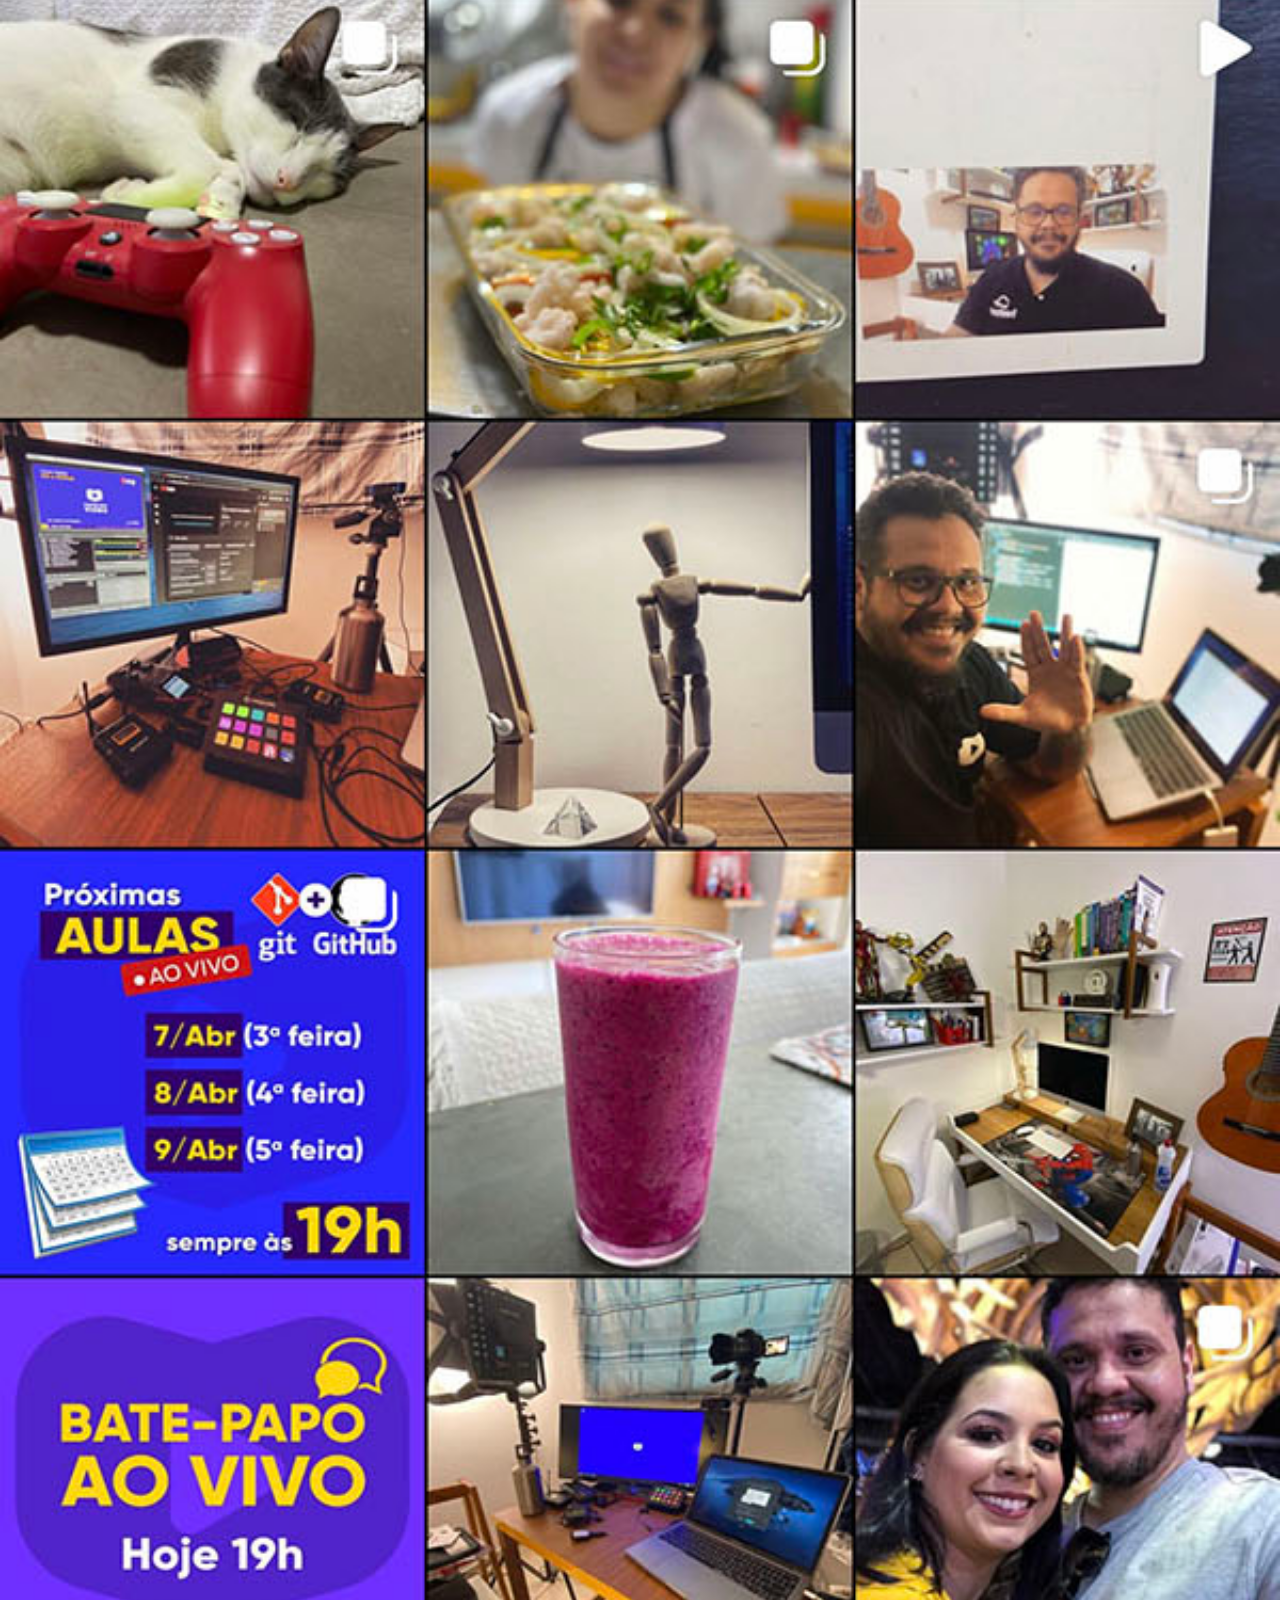
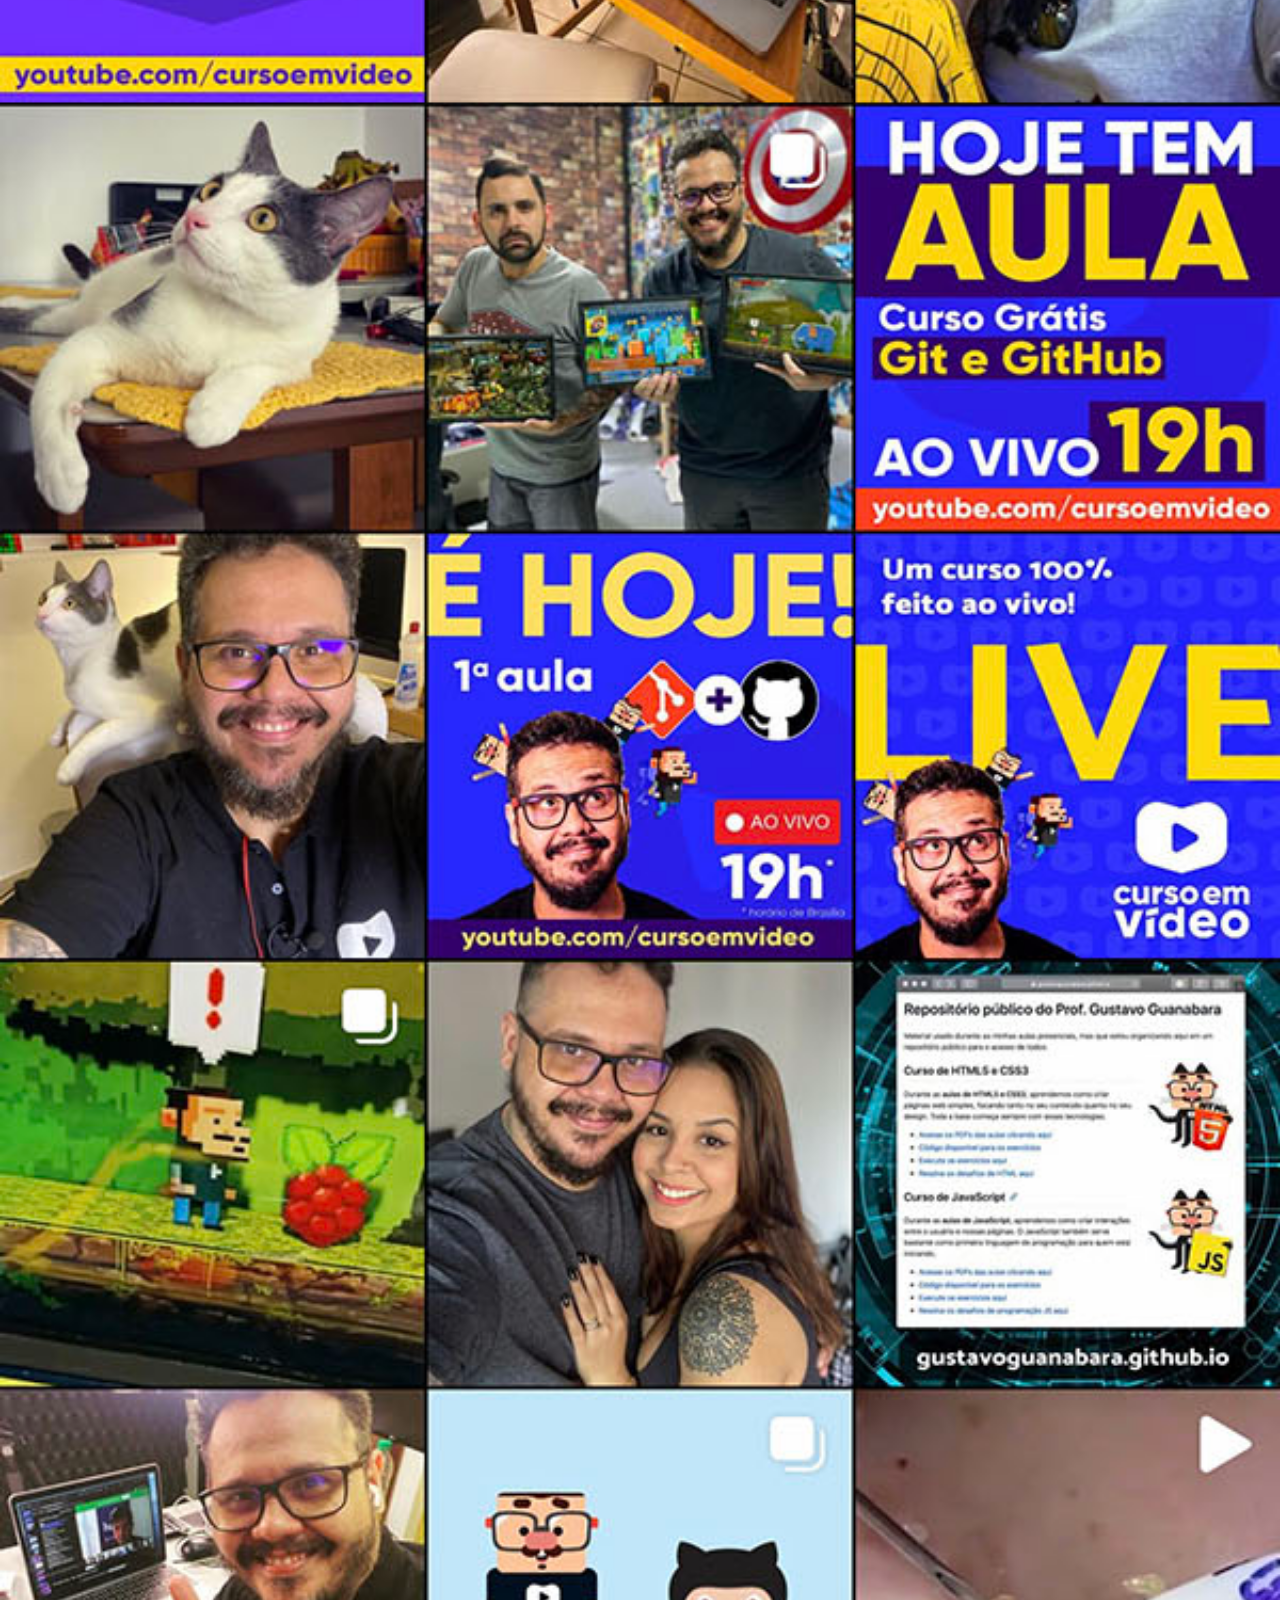
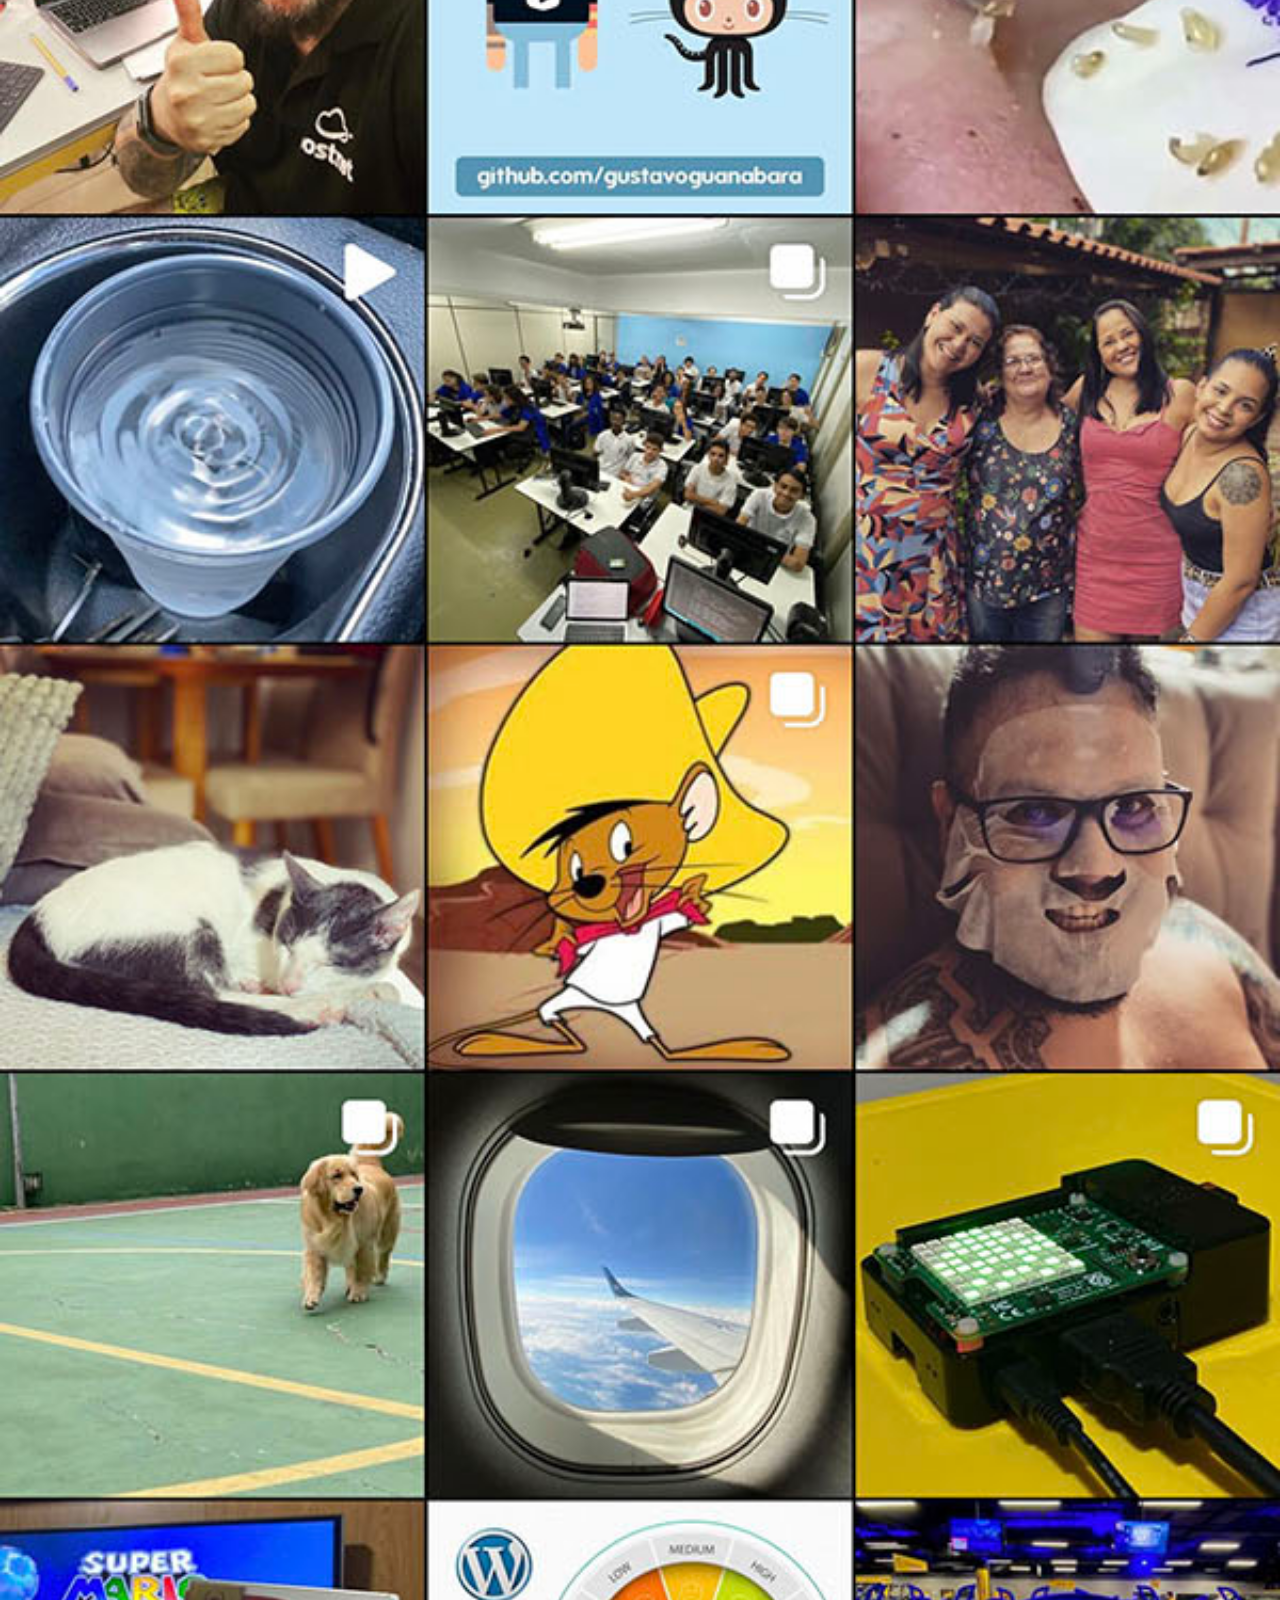
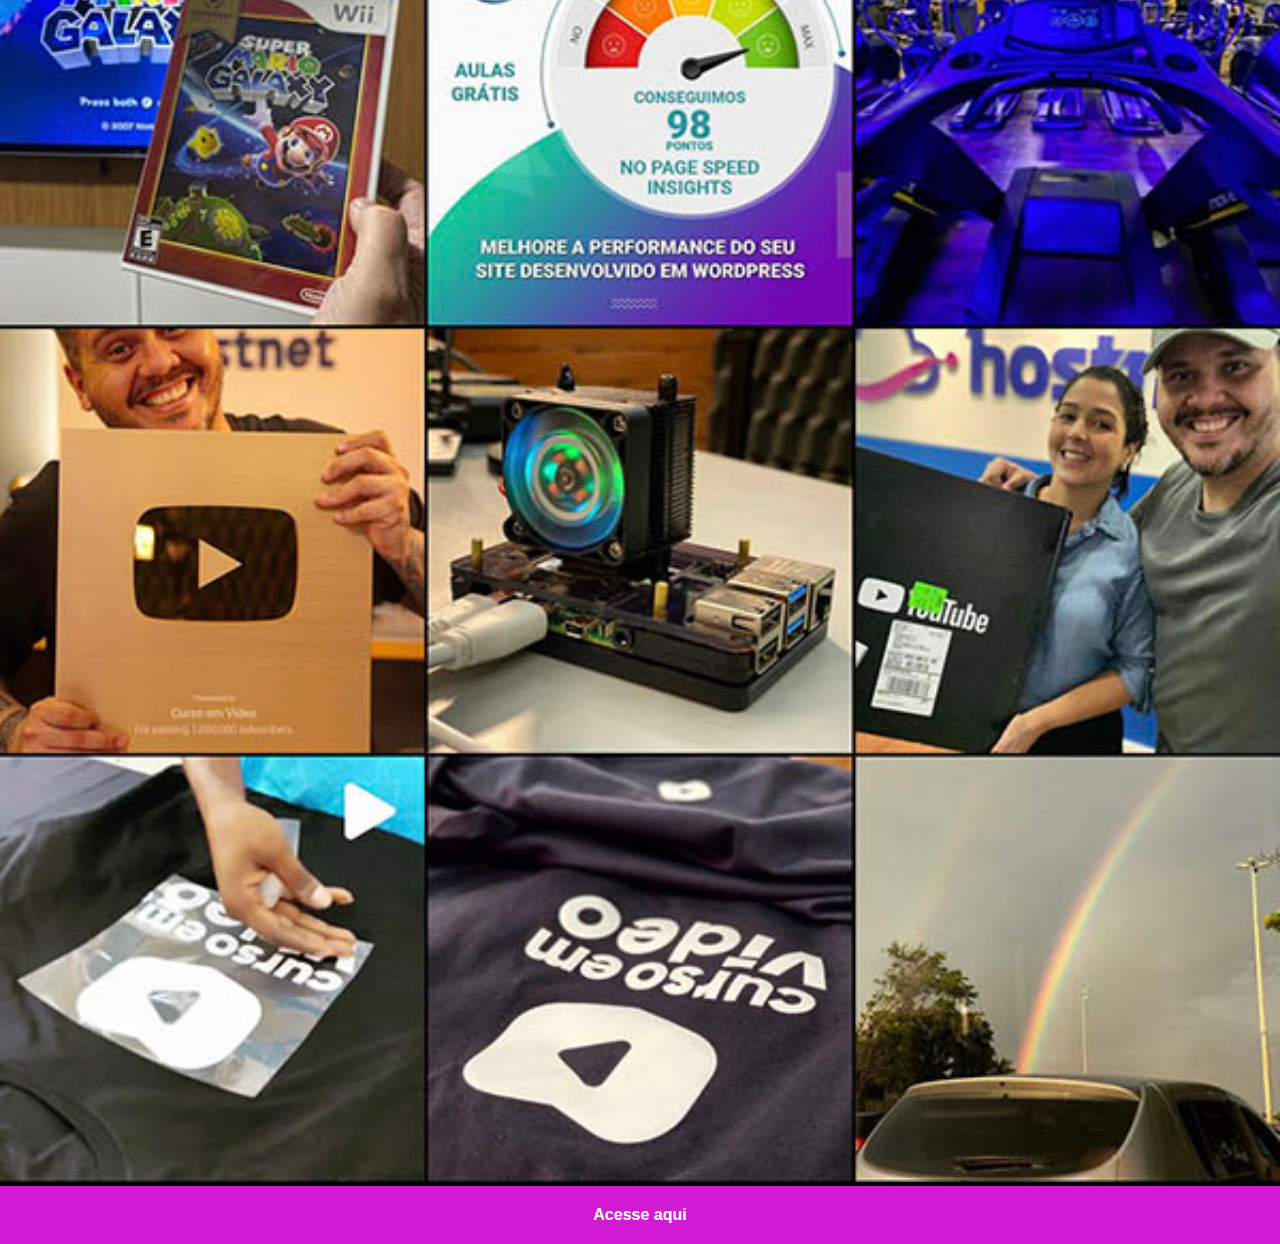
<file: insta.html>
<!DOCTYPE html>
<html lang="pt-br">
<head>
    <meta charset="UTF-8">
    <meta name="viewport" content="width=device-width, initial-scale=1.0">
    <title>Instagram</title>
    <style>
        *{
            margin: 0px;
            padding: 0px;
            font-family: Arial, Helvetica, sans-serif;
            background: black;
            background-size: cover;
        }

        ::-webkit-scrollbar {
            width: 0px;
            height: 0px;
        }

        img {
            width: 100vw;
        }

        a{
            display: block;
            background-color: rgb(211, 26, 211);
            color: white;
            padding: 20px;
            text-align: center;
            font-weight: bolder;
            text-decoration: none;
        }
        a:hover{
            background-color: orangered;
        }
    </style>
</head>
<body>
    <img src="imagens/tela-instagram.jpg" alt="Instagram">
    <a href="https://www.instagram.com/" target="_blank">Acesse aqui</a>
</body>
</html>
</file>
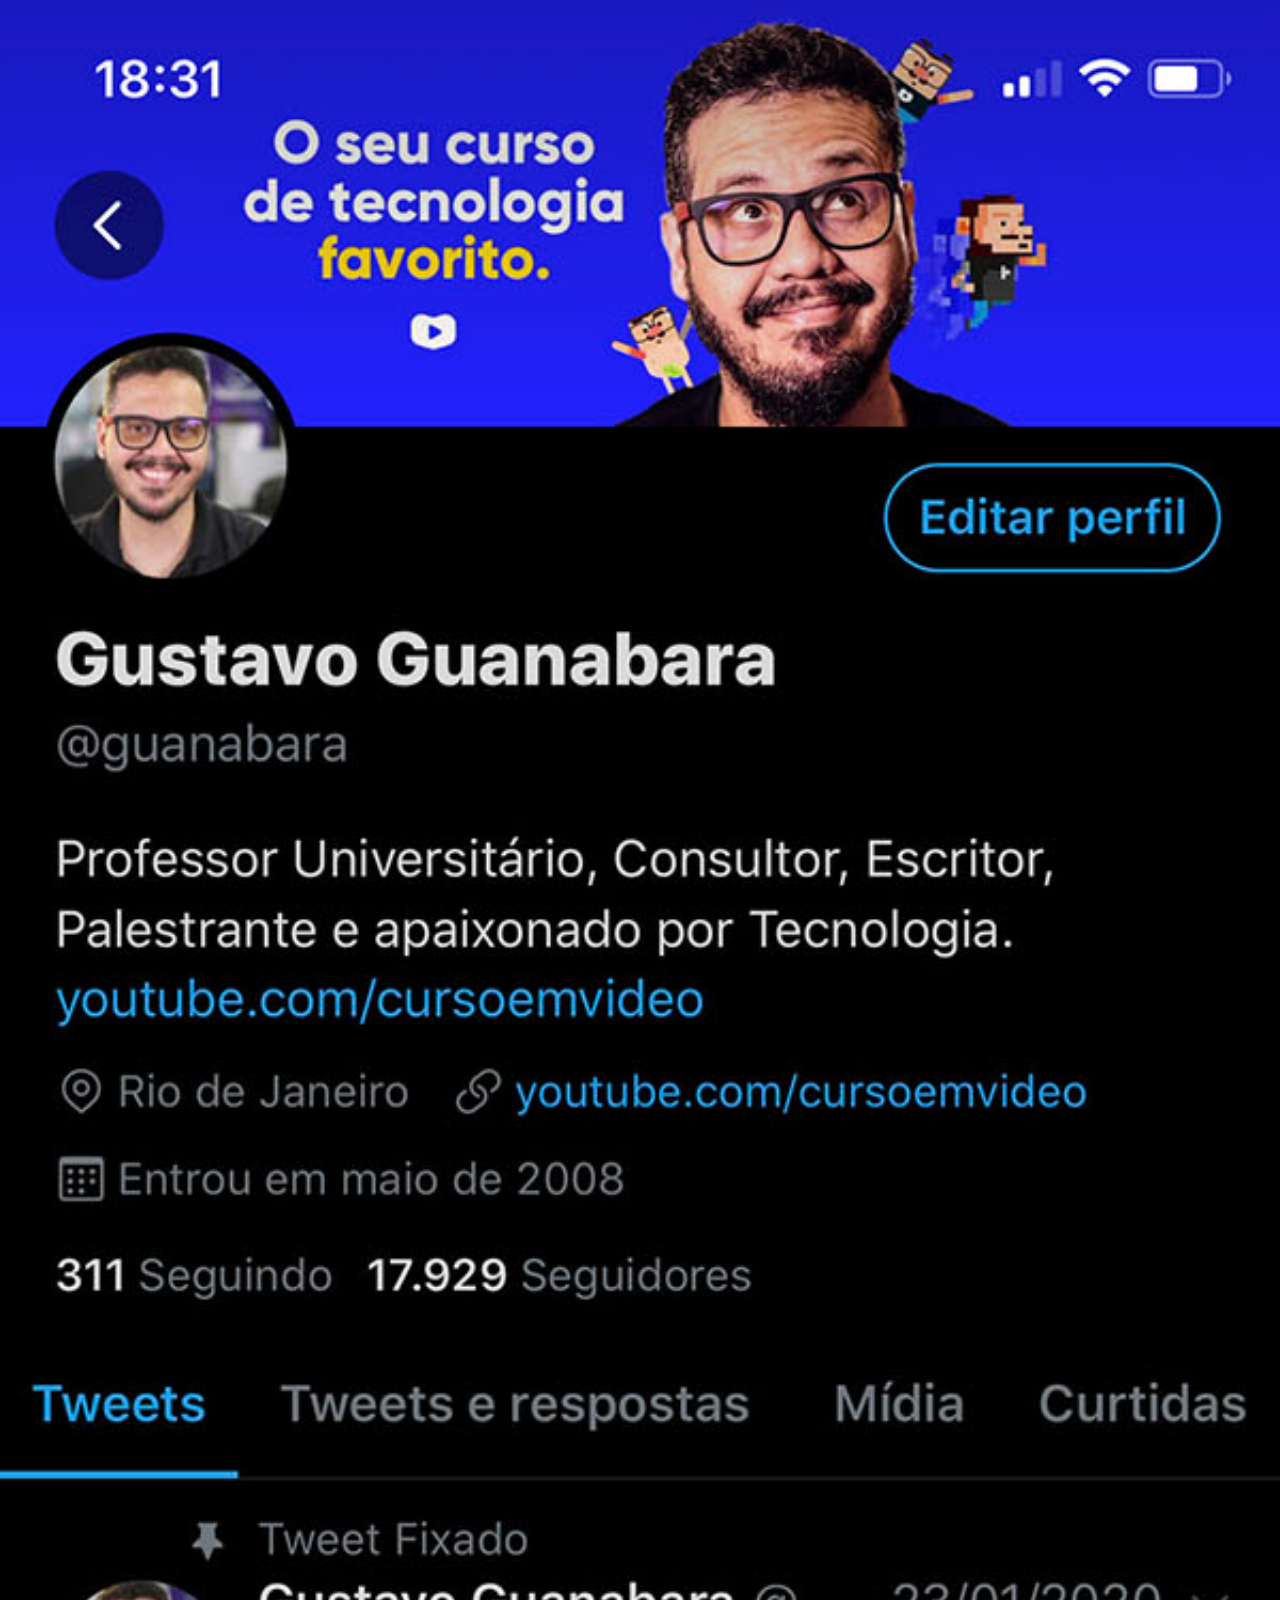
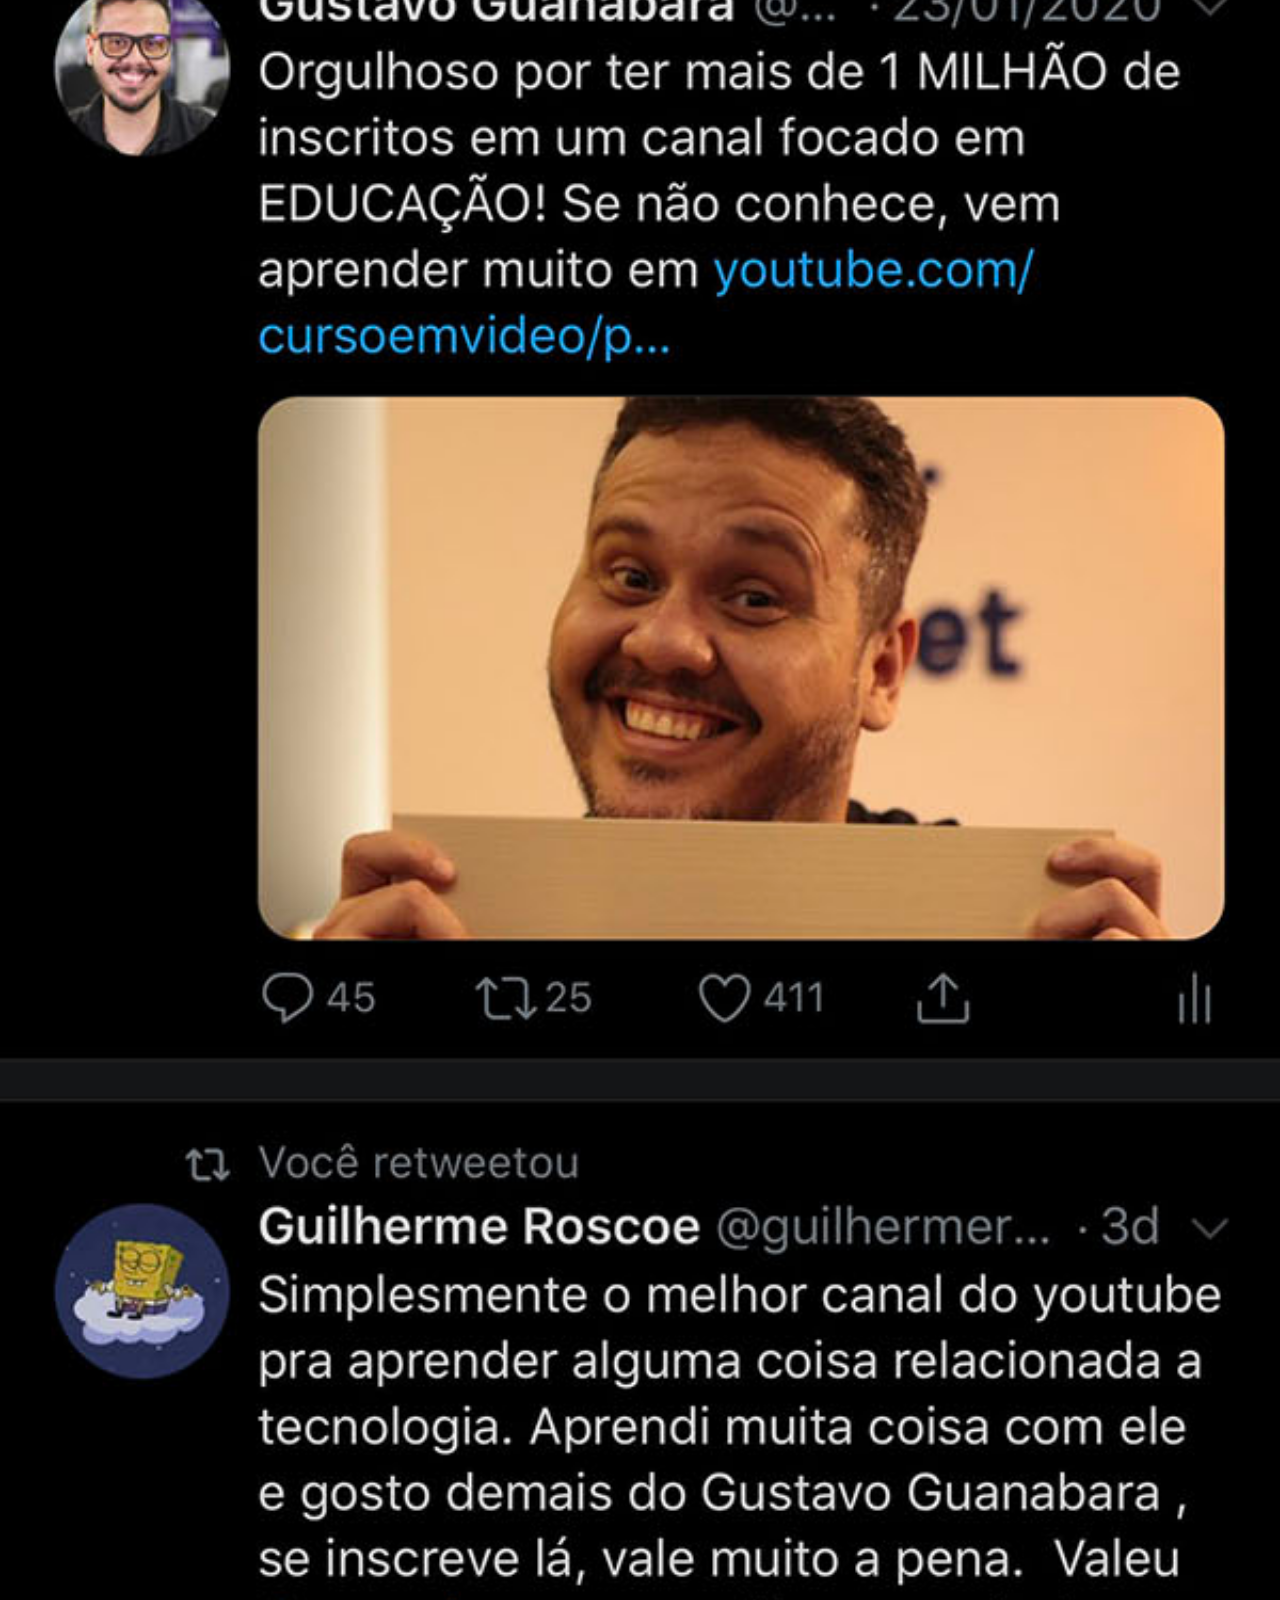
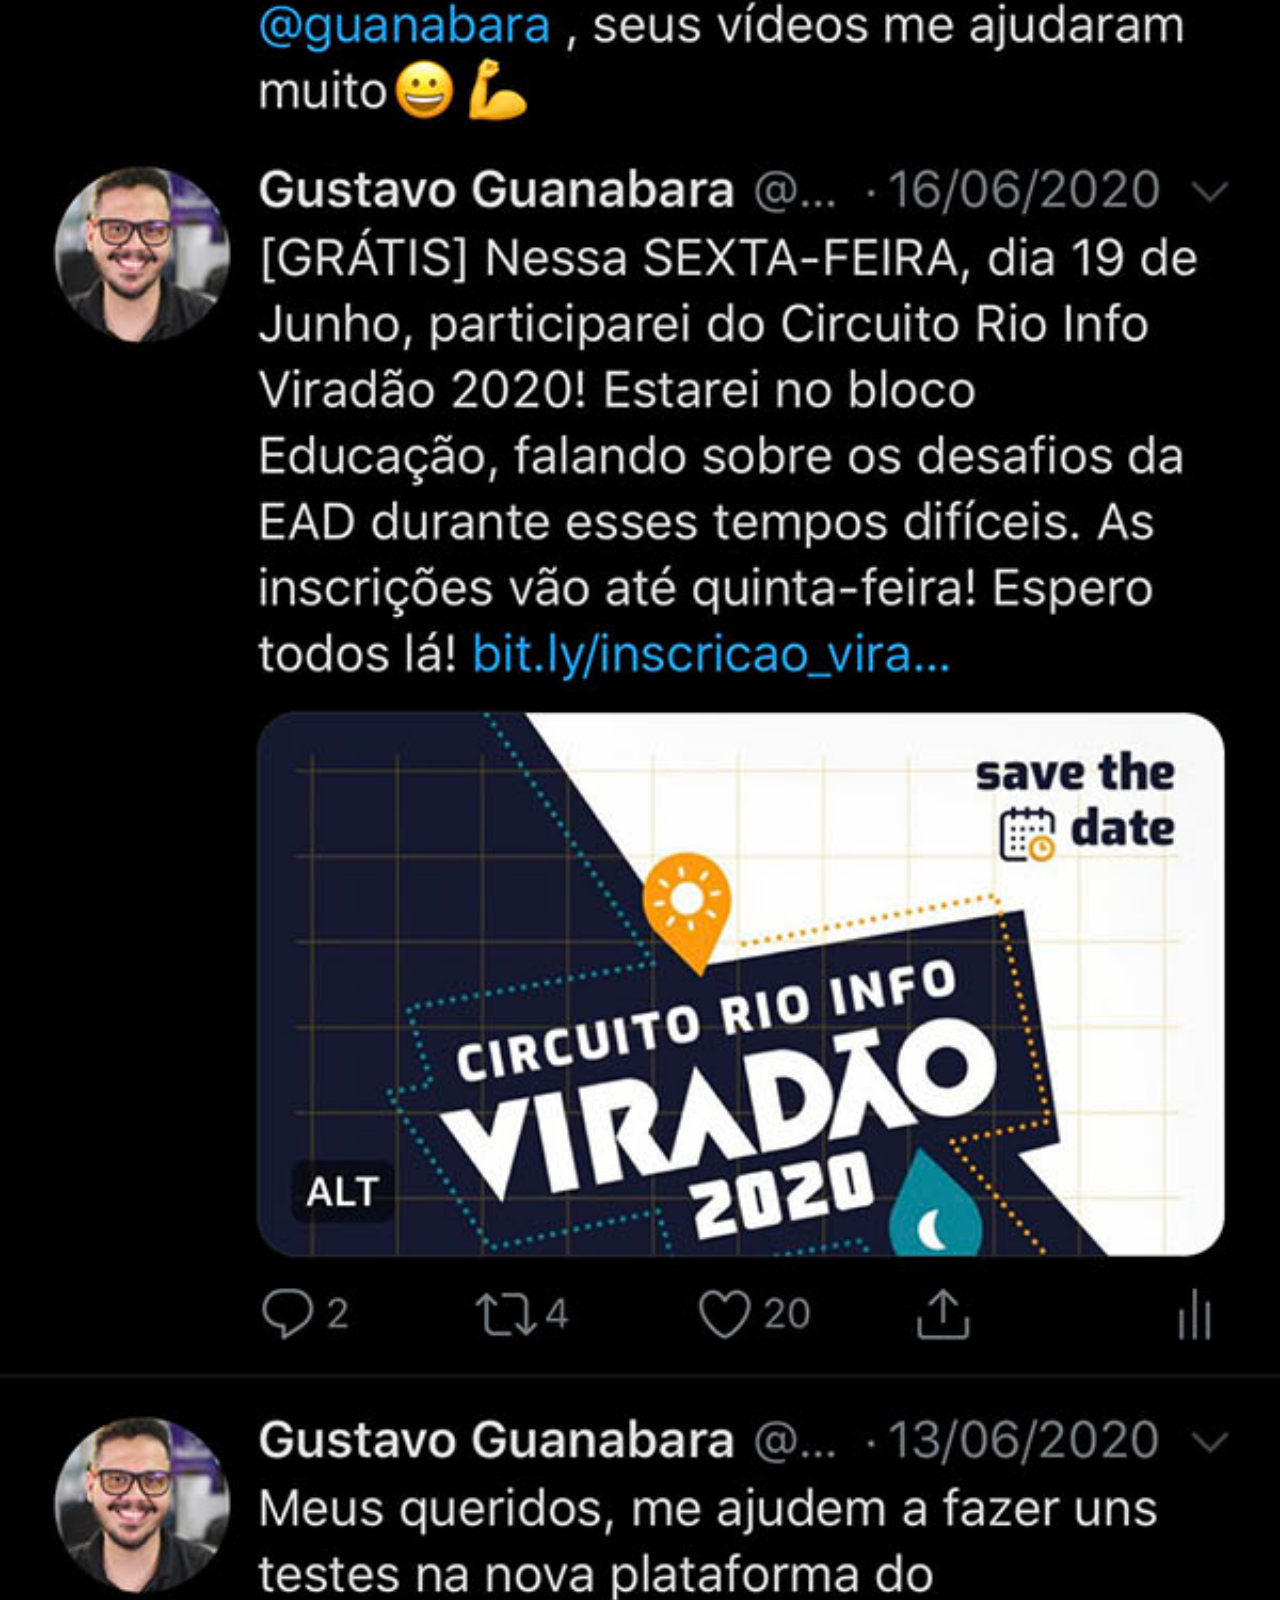
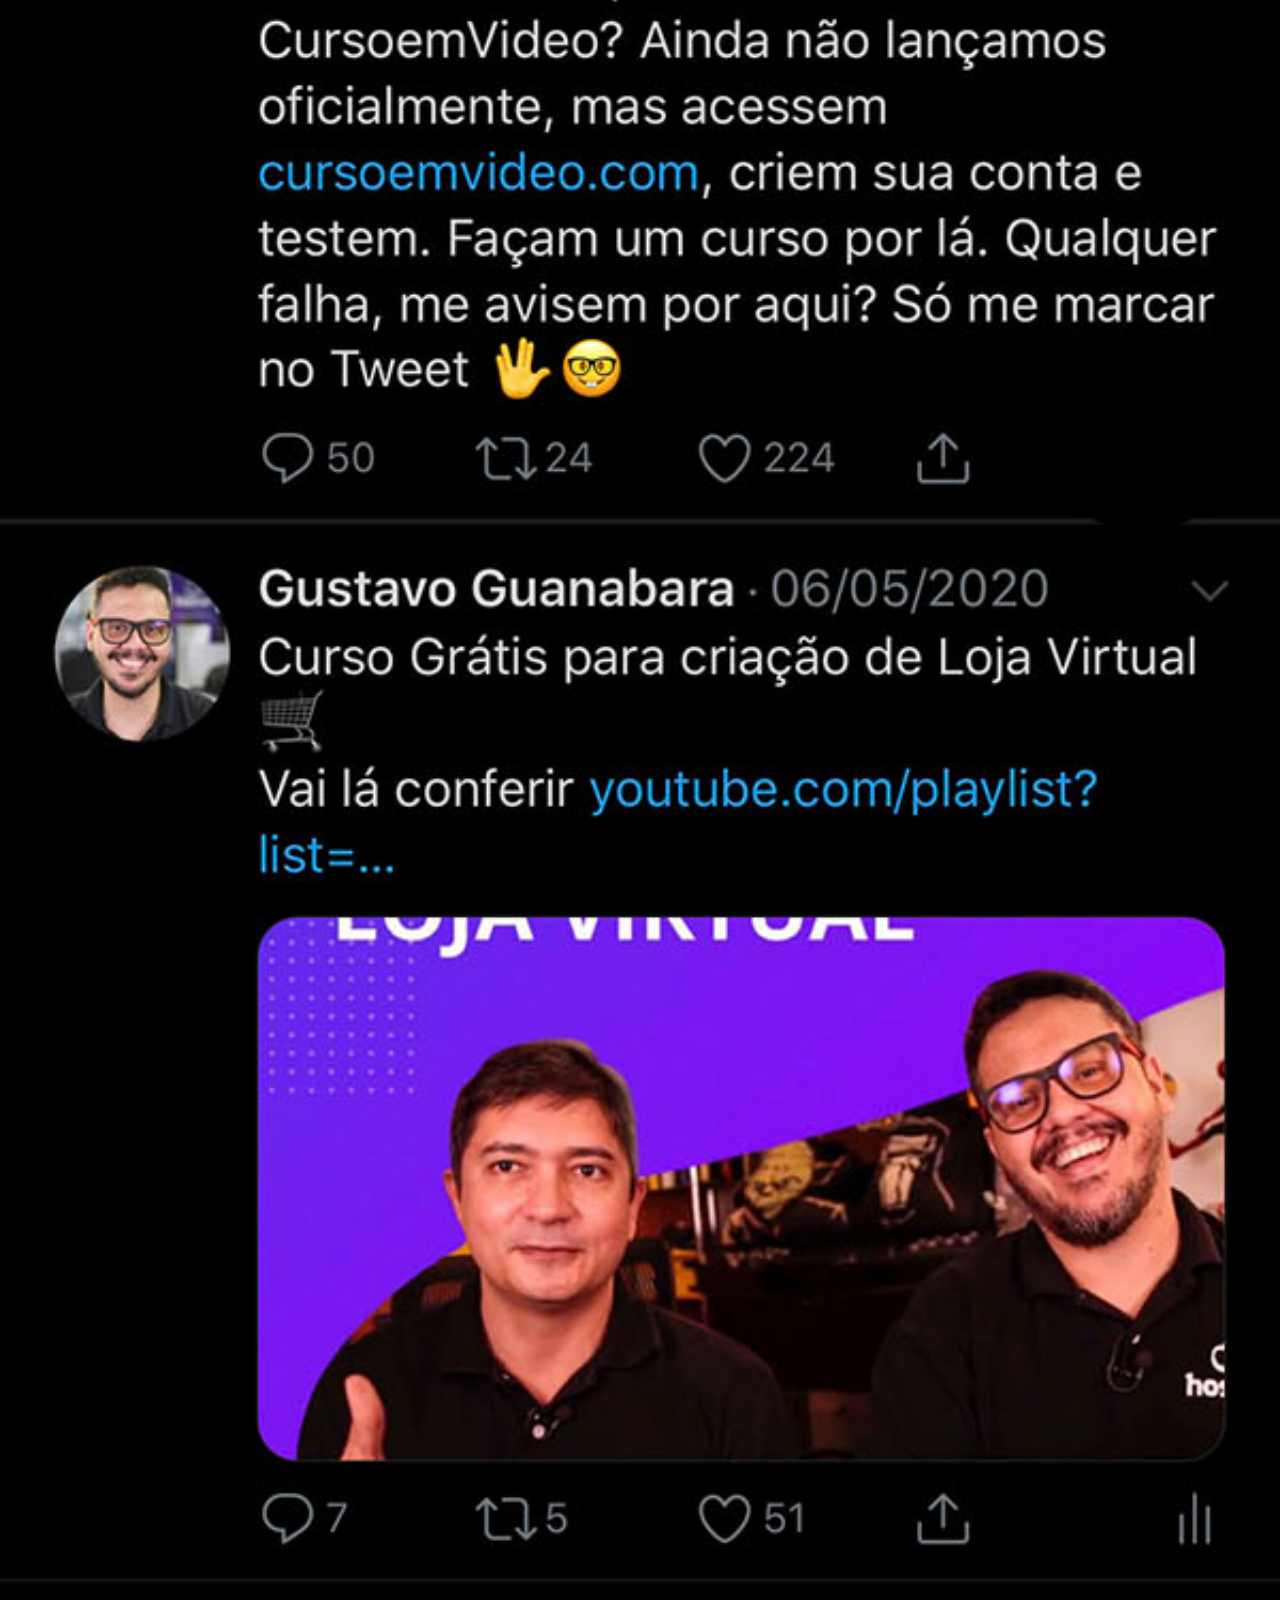
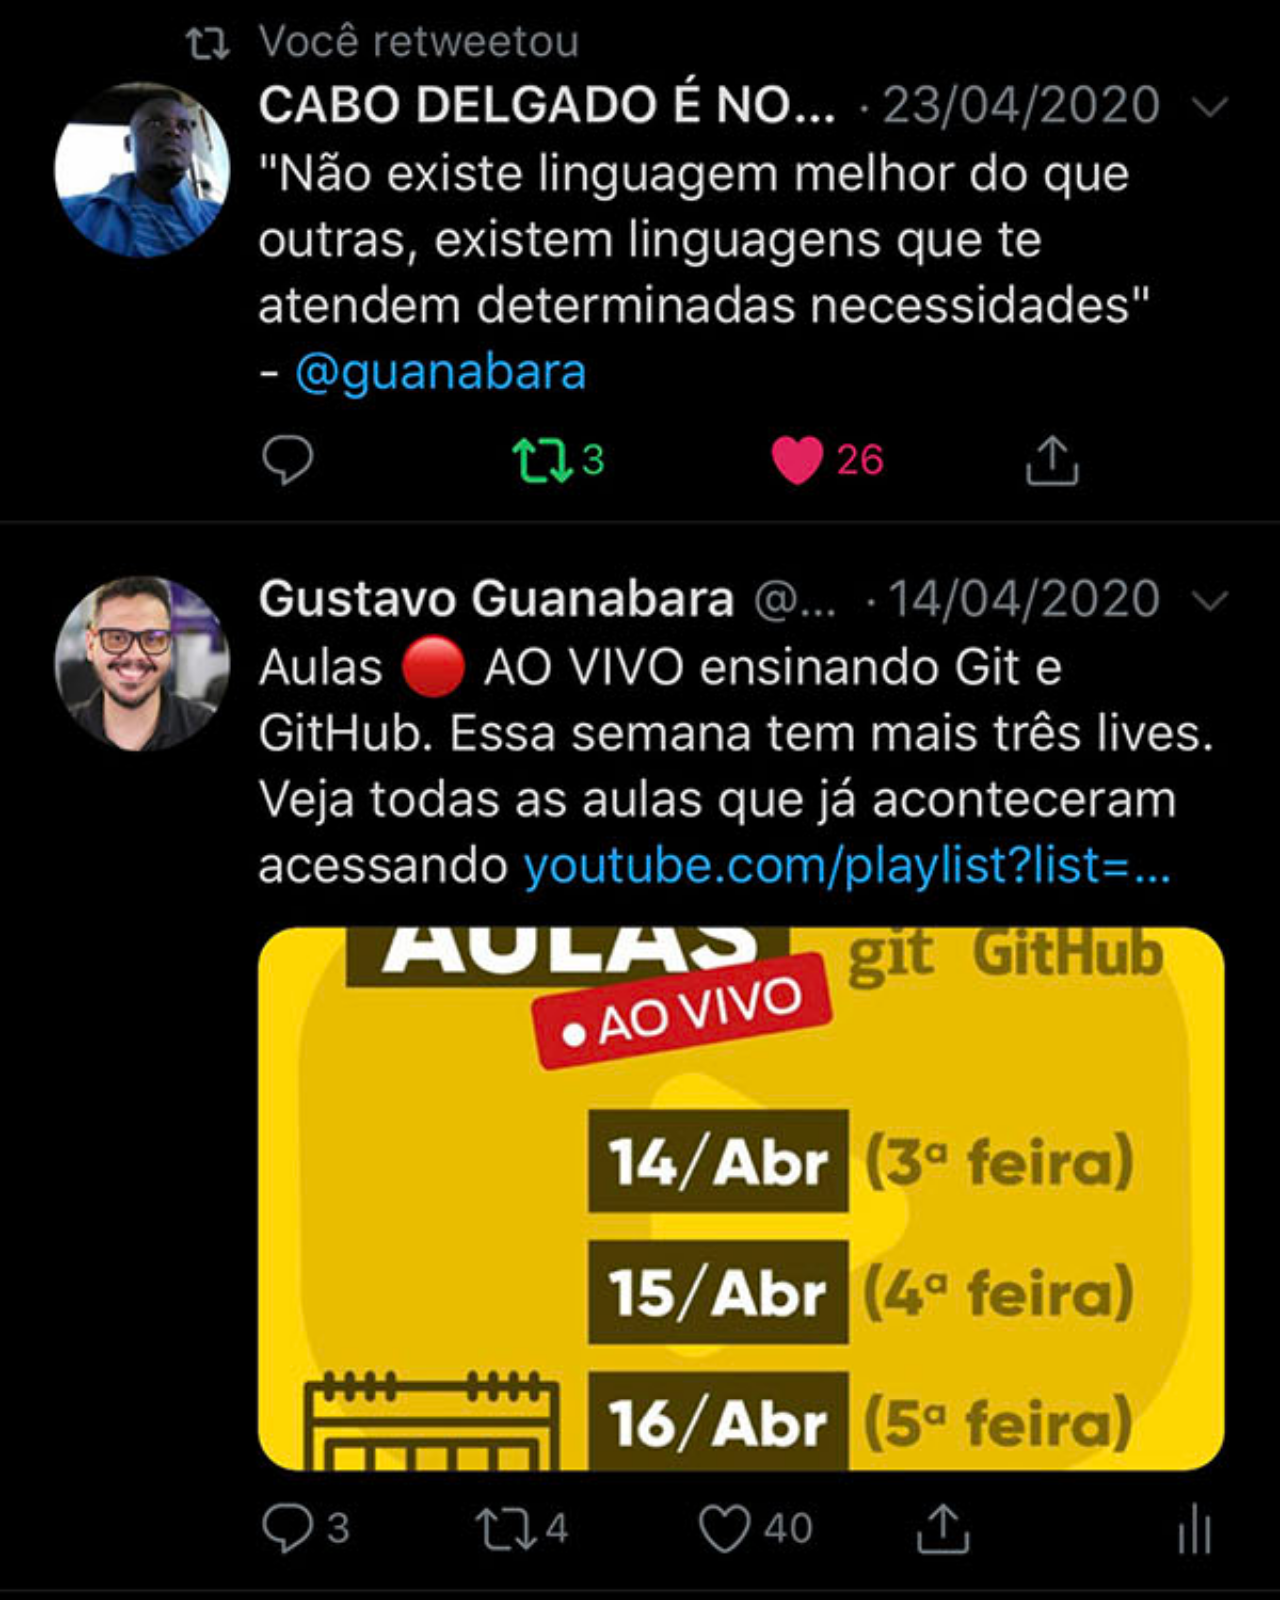
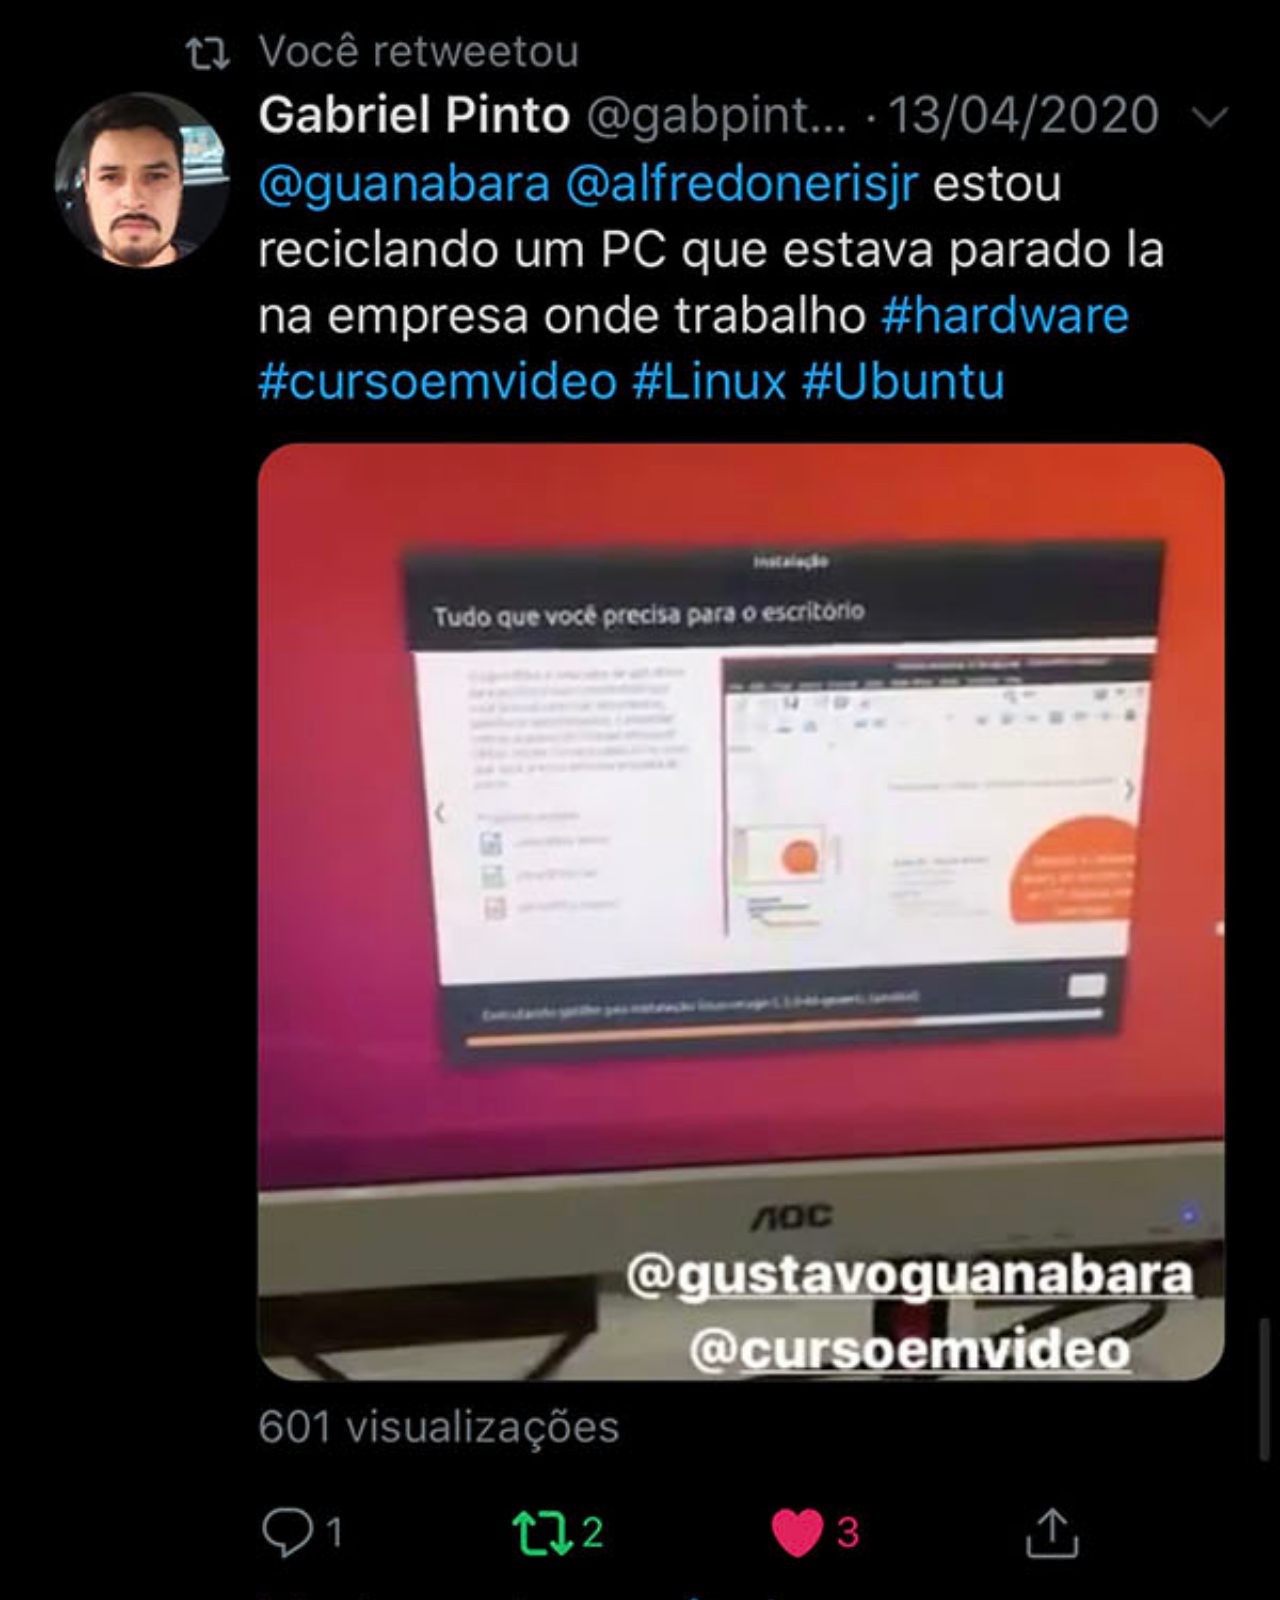
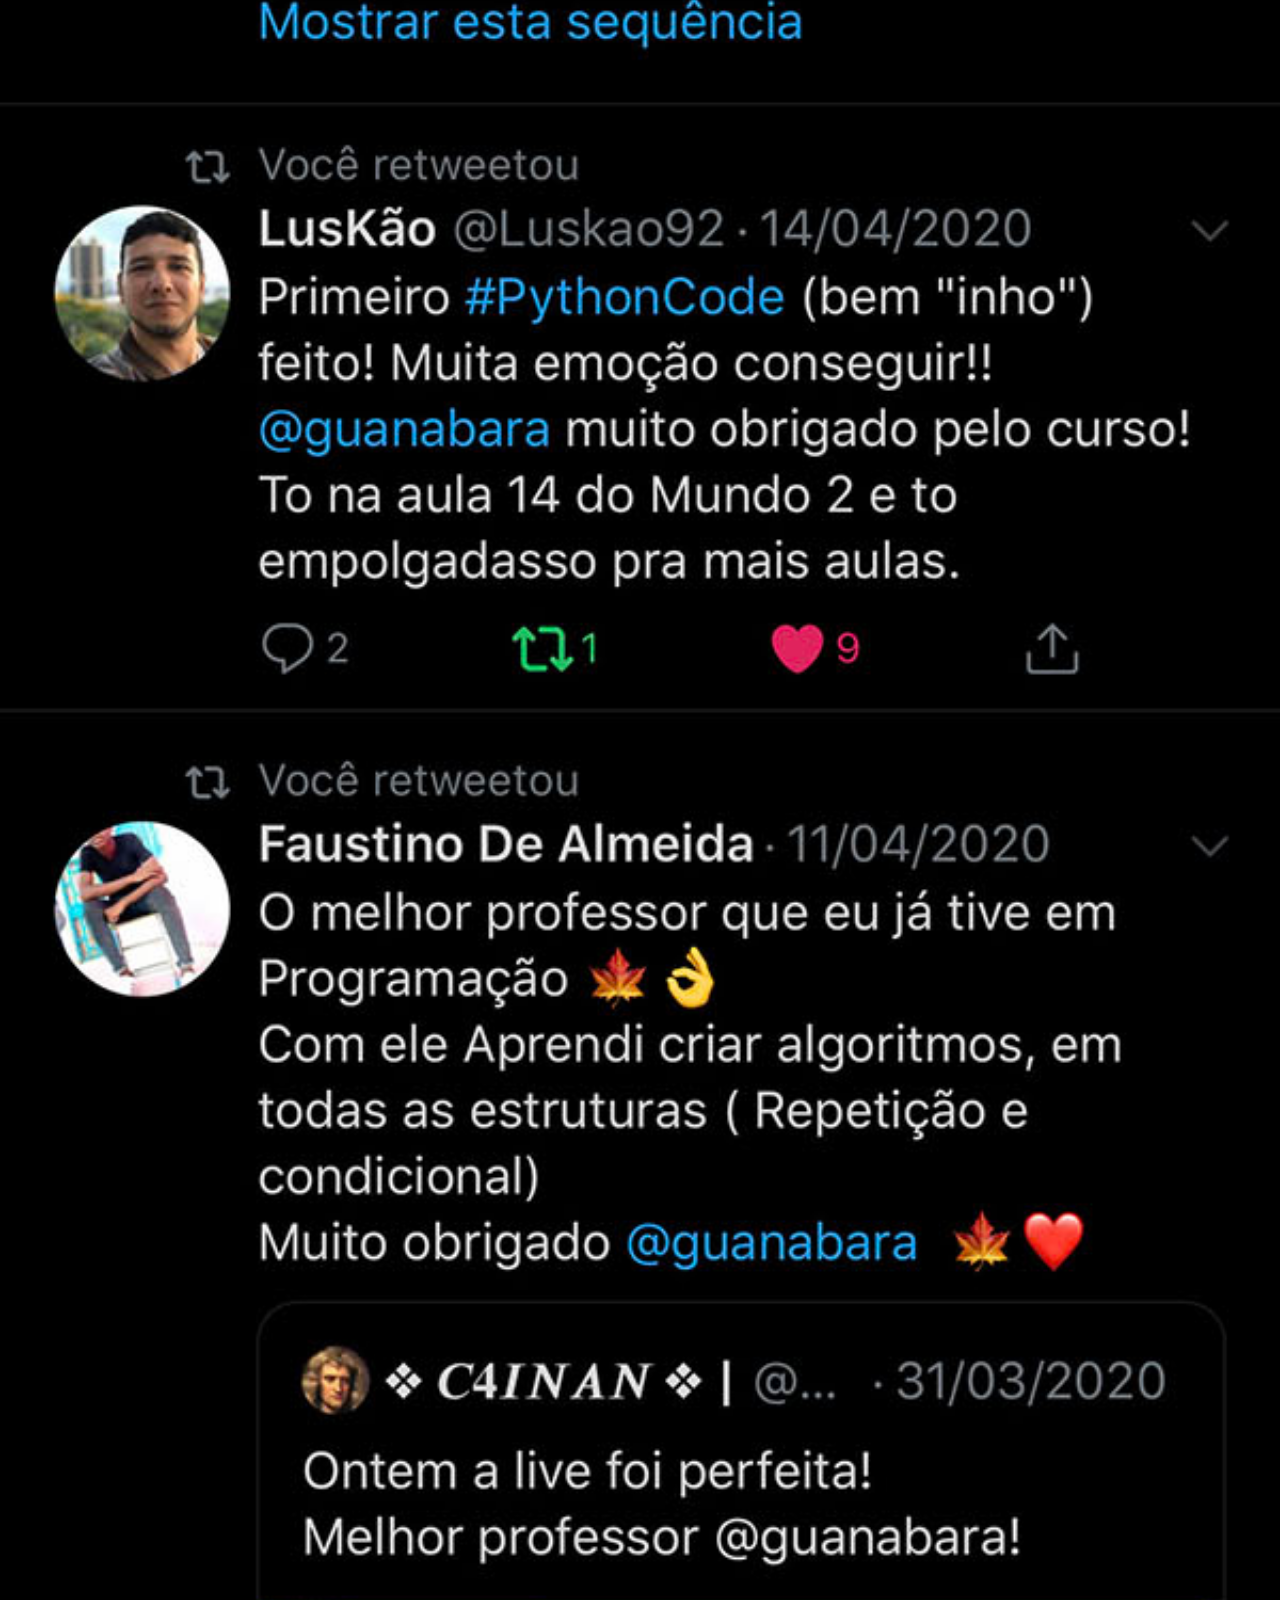
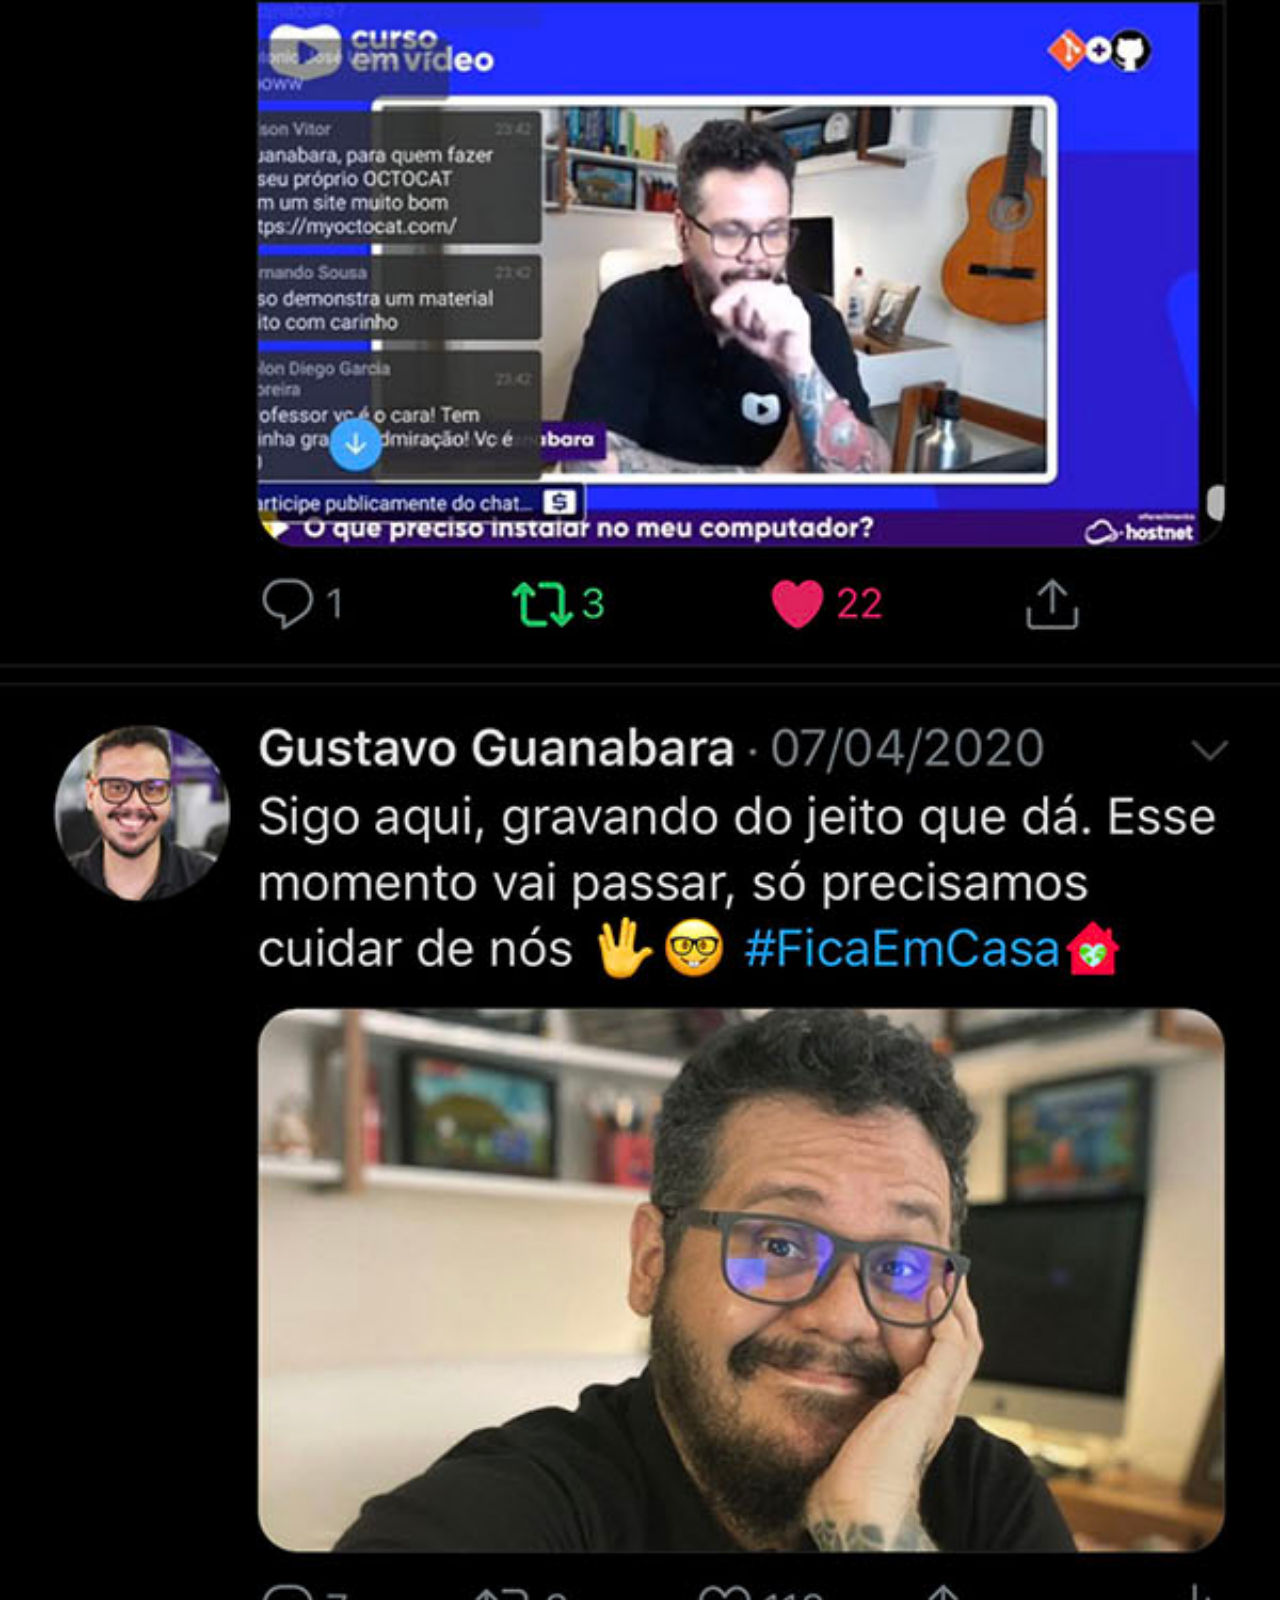
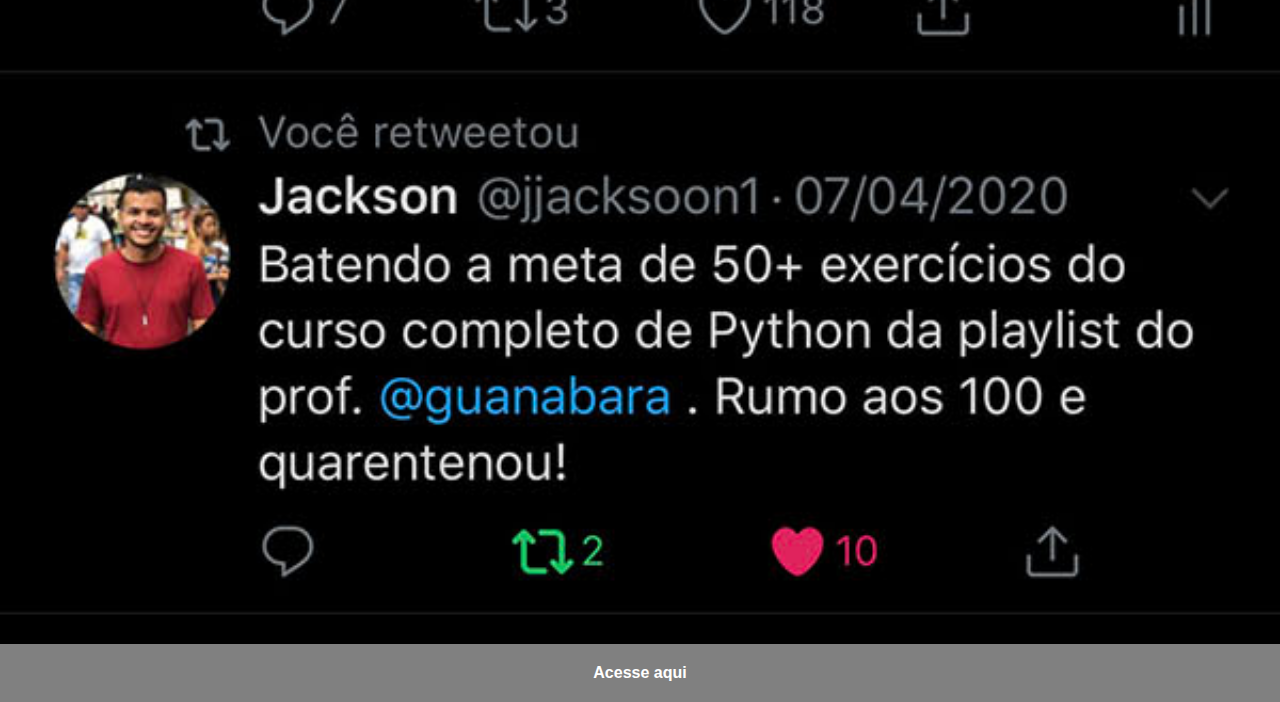
<file: tt.html>
<!DOCTYPE html>
<html lang="pt-br">
<head>
    <meta charset="UTF-8">
    <meta name="viewport" content="width=device-width, initial-scale=1.0">
    <title>Twitter</title>
    <style>
        *{
            margin: 0px;
            padding: 0px;
            font-family: Arial, Helvetica, sans-serif;
            background: black;
            background-size: cover;
        }

        ::-webkit-scrollbar {
            width: 0px;
            height: 0px;
        }

        img {
            width: 100vw;
        }

        a{
            display: block;
            background-color: grey;
            color: white;
            padding: 20px;
            text-align: center;
            font-weight: bolder;
            text-decoration: none;
        }
        a:hover{
            background-color: black;
        }
    </style>
</head>
<body>
    <img src="imagens/tela-twitter.jpg" alt="Twitter">
    <a href="https://twitter.com/?lang=pt-br" target="_blank">Acesse aqui</a>
</body>
</html>
</file>
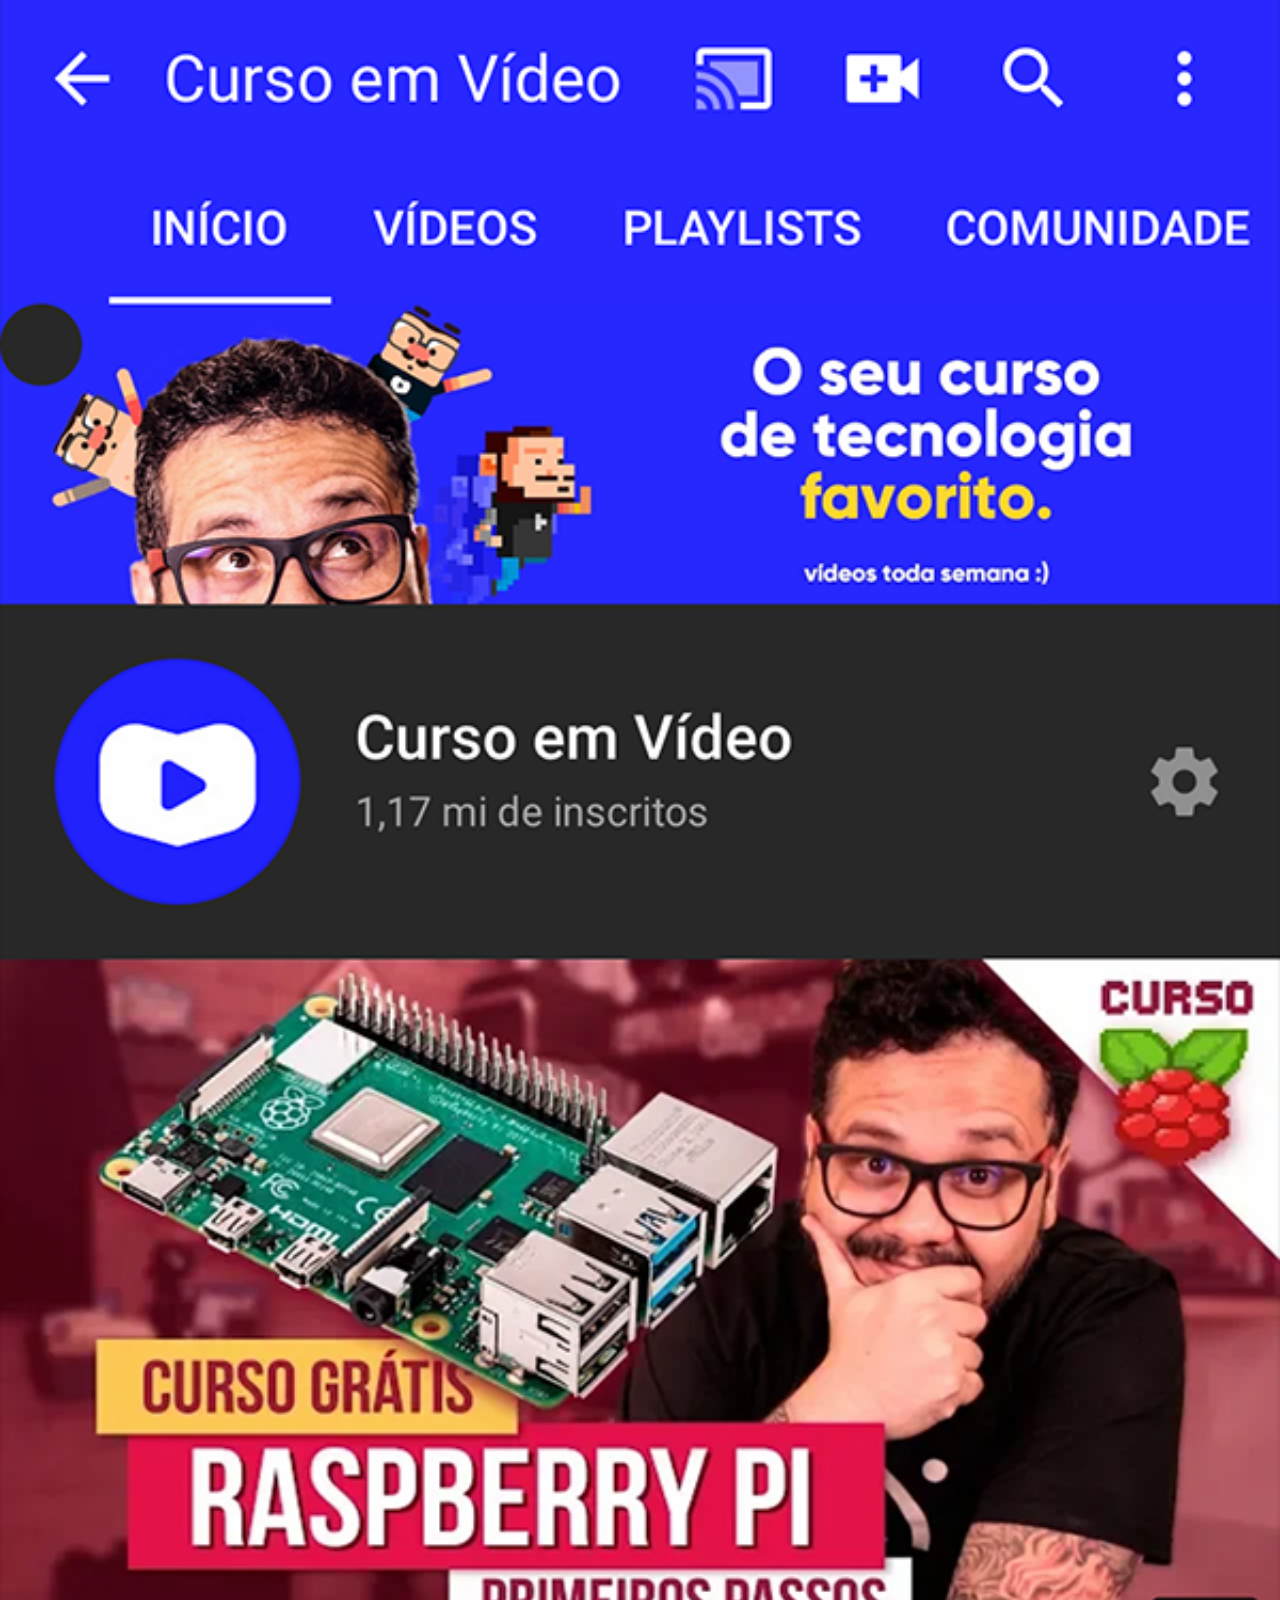
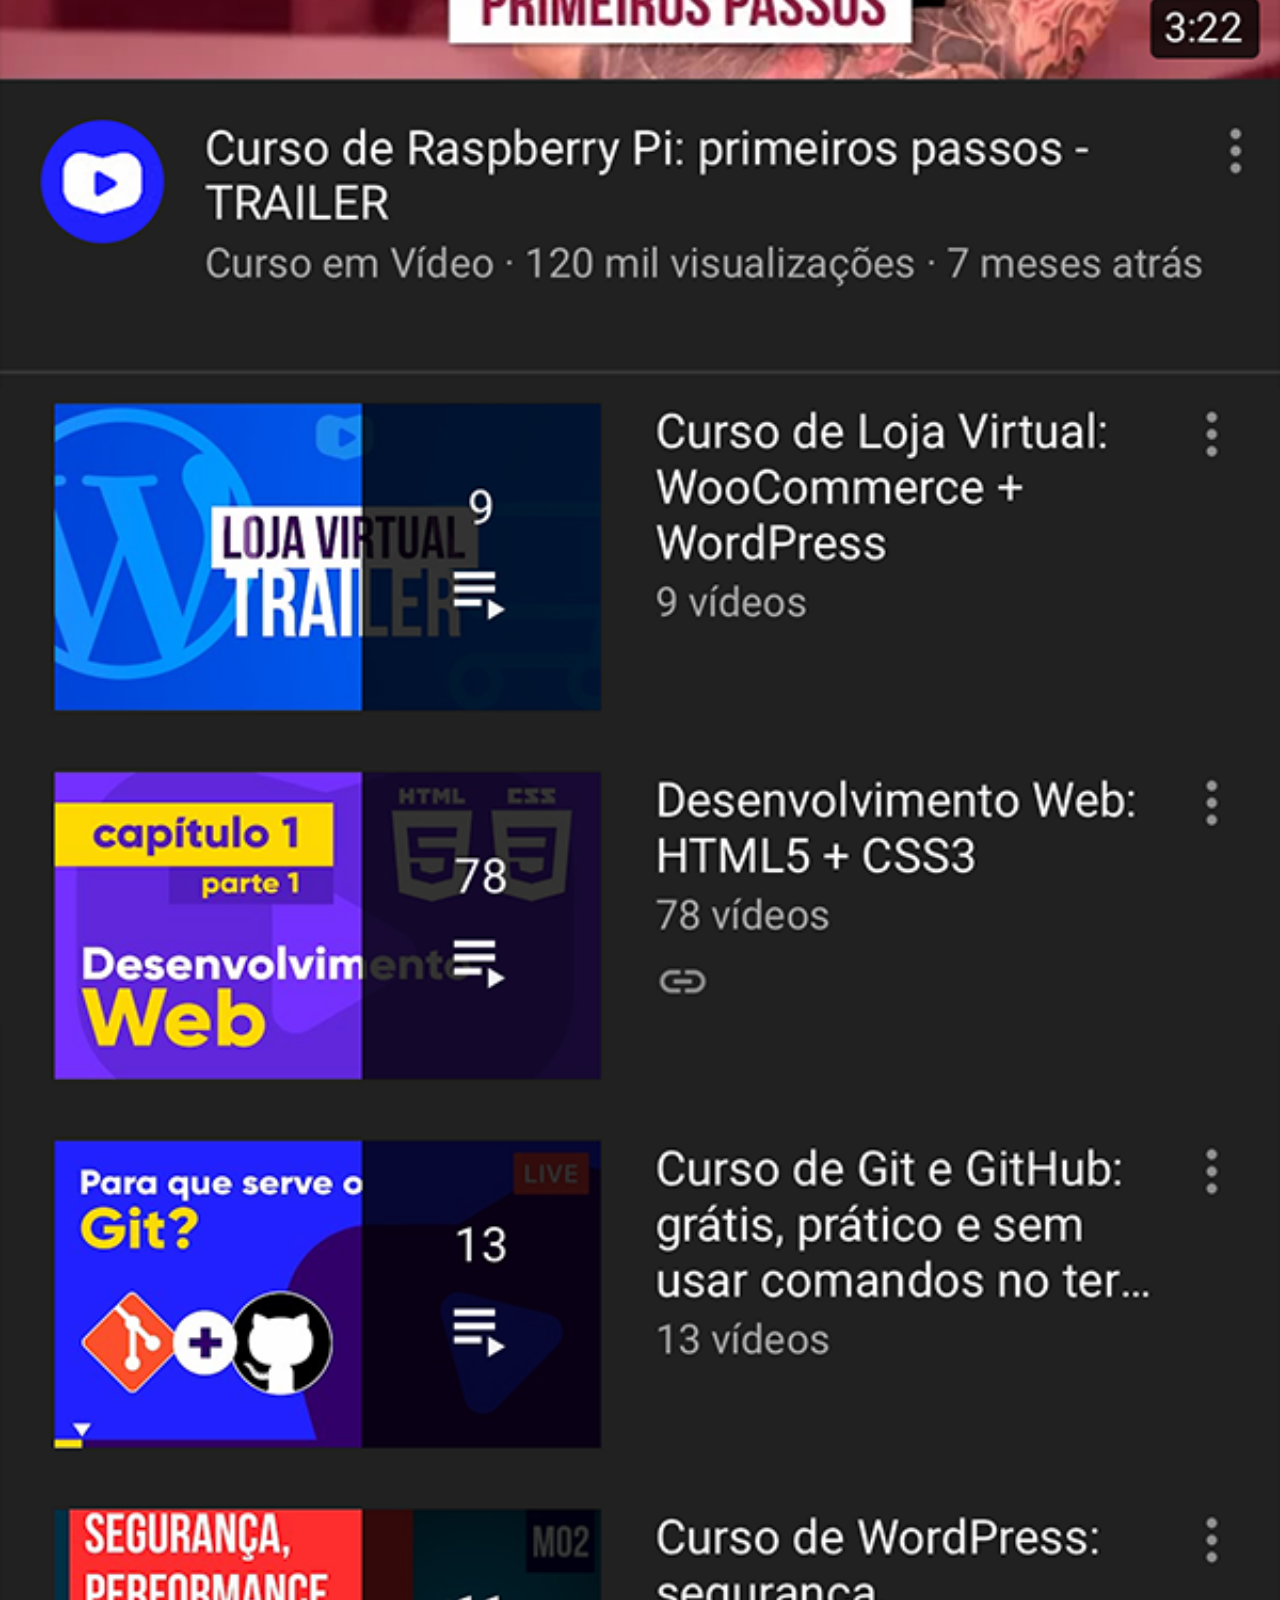
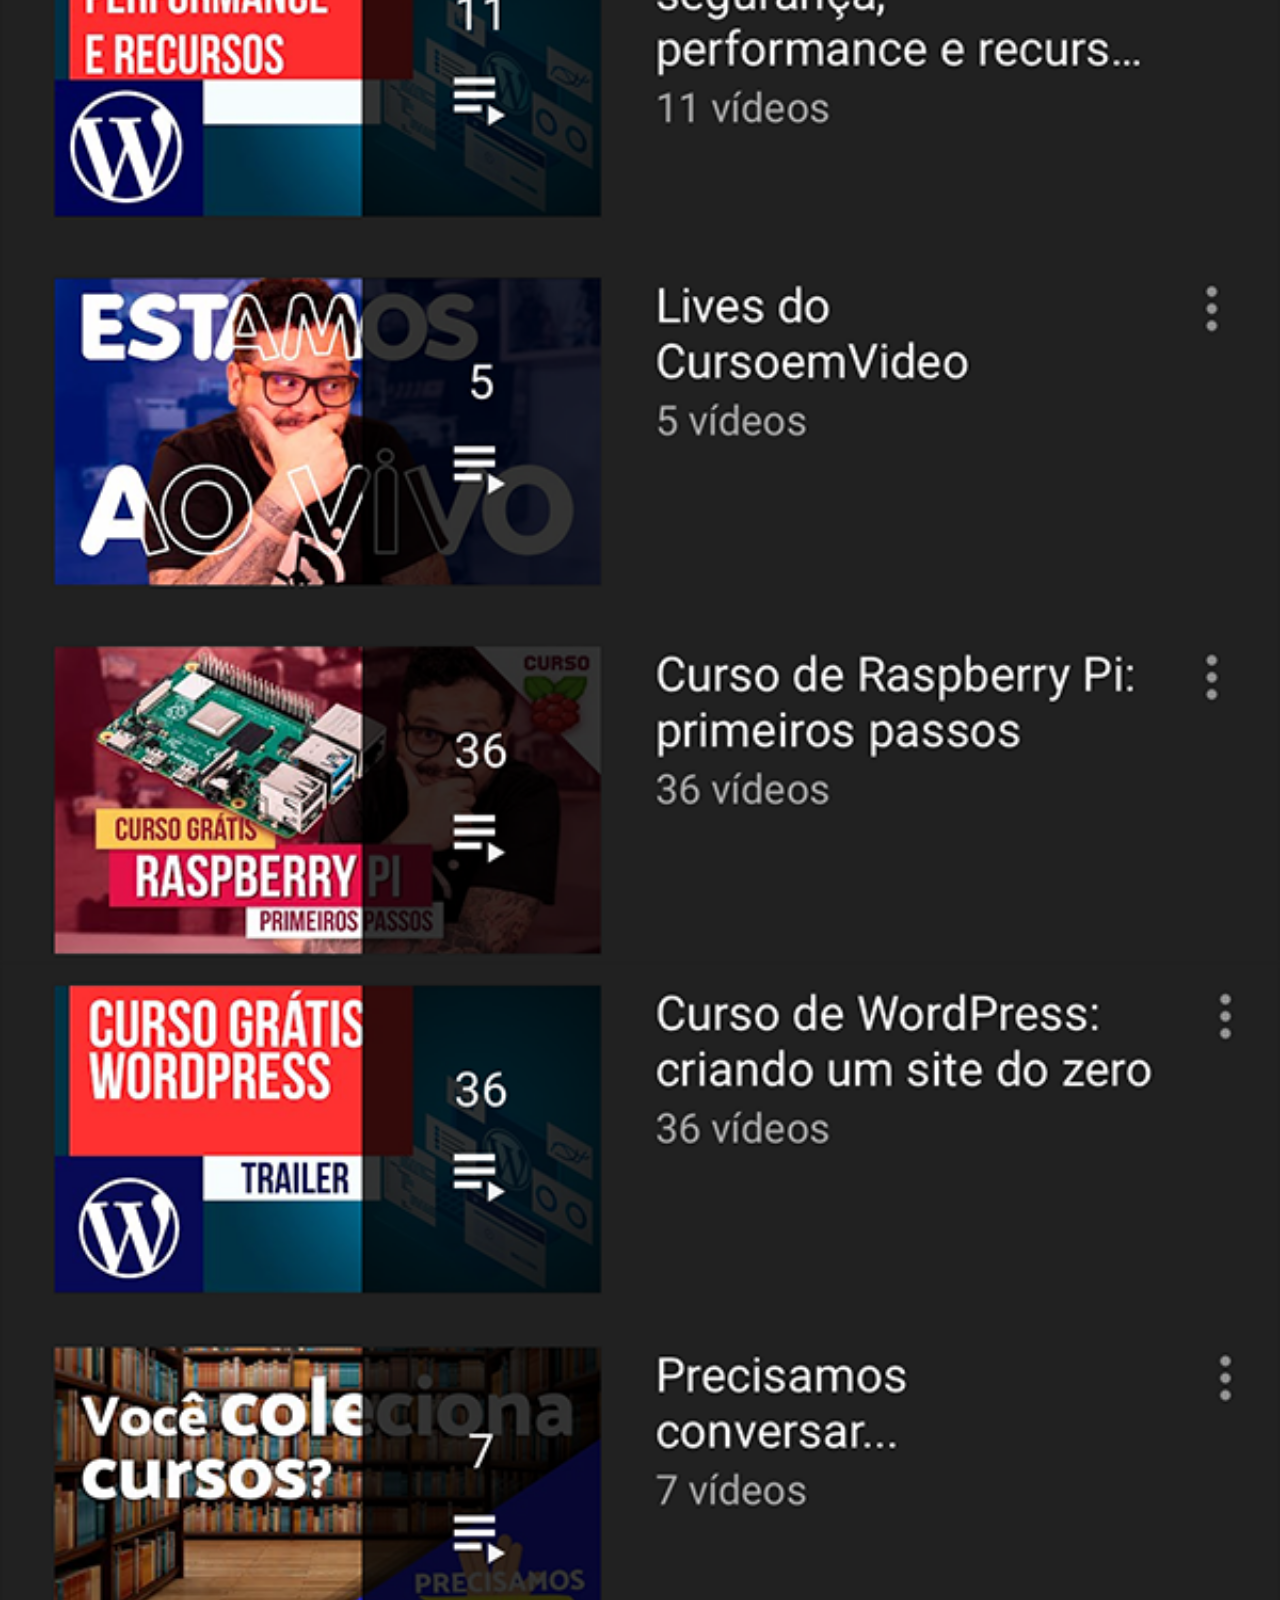
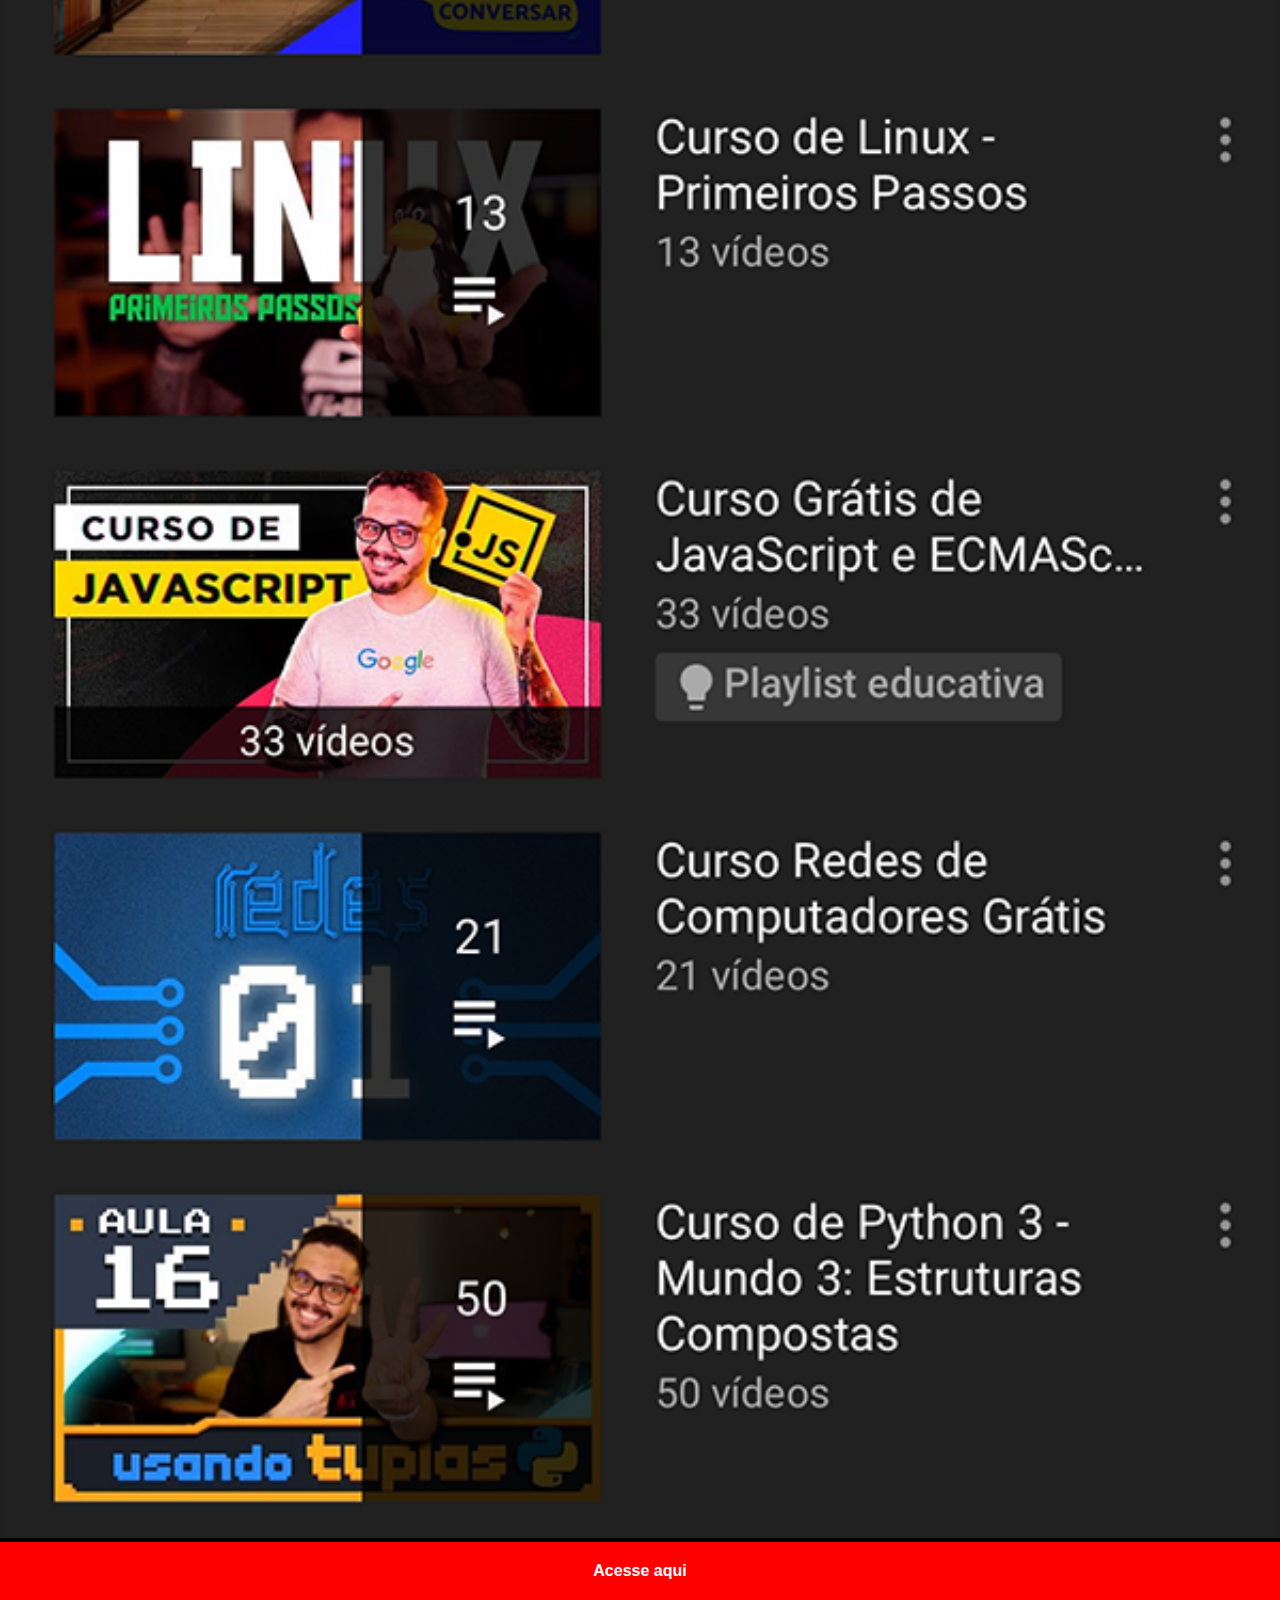
<file: ytb.html>
<!DOCTYPE html>
<html lang="pt-br">
<head>
    <meta charset="UTF-8">
    <meta name="viewport" content="width=device-width, initial-scale=1.0">
    <title>YouTube</title>
    <style>
        *{
            margin: 0px;
            padding: 0px;
            font-family: Arial, Helvetica, sans-serif;
            background: black;
            background-size: cover;
        }

        ::-webkit-scrollbar {
            width: 0px;
            height: 0px;
        }

        img {
            width: 100vw;
        }

        a{
            display: block;
            background-color: red;
            color: white;
            padding: 20px;
            text-align: center;
            font-weight: bolder;
            text-decoration: none;
        }

        a:hover{
            background-color: darkred;
        }
    </style>
</head>
<body>
    <img src="imagens/tela-youtube.png" alt="YouTube">
    <a href="https://www.youtube.com/" target="_blank">Acesse aqui</a>
</body>
</html>
</file>
<file: estilos/style.css>
@charset "UTF-8";

* {
    margin: 0px;
    padding: 0px;
    font-family: Arial, Helvetica, sans-serif;
}

html, body {
    height: 100vh;
    width: 100vw;
    background-color: black;
}

body{
    background: url('../imagens/fundo-madeira.jpg') no-repeat top center;
    background-size: cover;
    background-attachment: fixed;
}

main {
    position: relative;
    height: 100vh;
}

section#telefone {
    position: absolute;
    top: 50%;
    left: 50%;
    height: 627px;
    width: 311px;
    background: url('../imagens/frame-iphone.png') no-repeat;
    transform: translate(-50%, -50%);
}
#tela {
    position: relative;
    top: 80px;
    left: 22px;
    width: 266px;
    height: 472px;
}

#icons{
    text-align: right;
}

#icons img {
    width: 50px;
    border-radius: 50%;
    box-shadow: 2px 2px 5px black;
    margin: 10px;
    box-sizing: border-box;
}

#icons img:hover {
    border: 2px solid black;
    transform: translate(-3px, -3px);
    box-shadow: 5px 5px 10px black;
    transition: transform .3s, border 1s;
}
</file>
